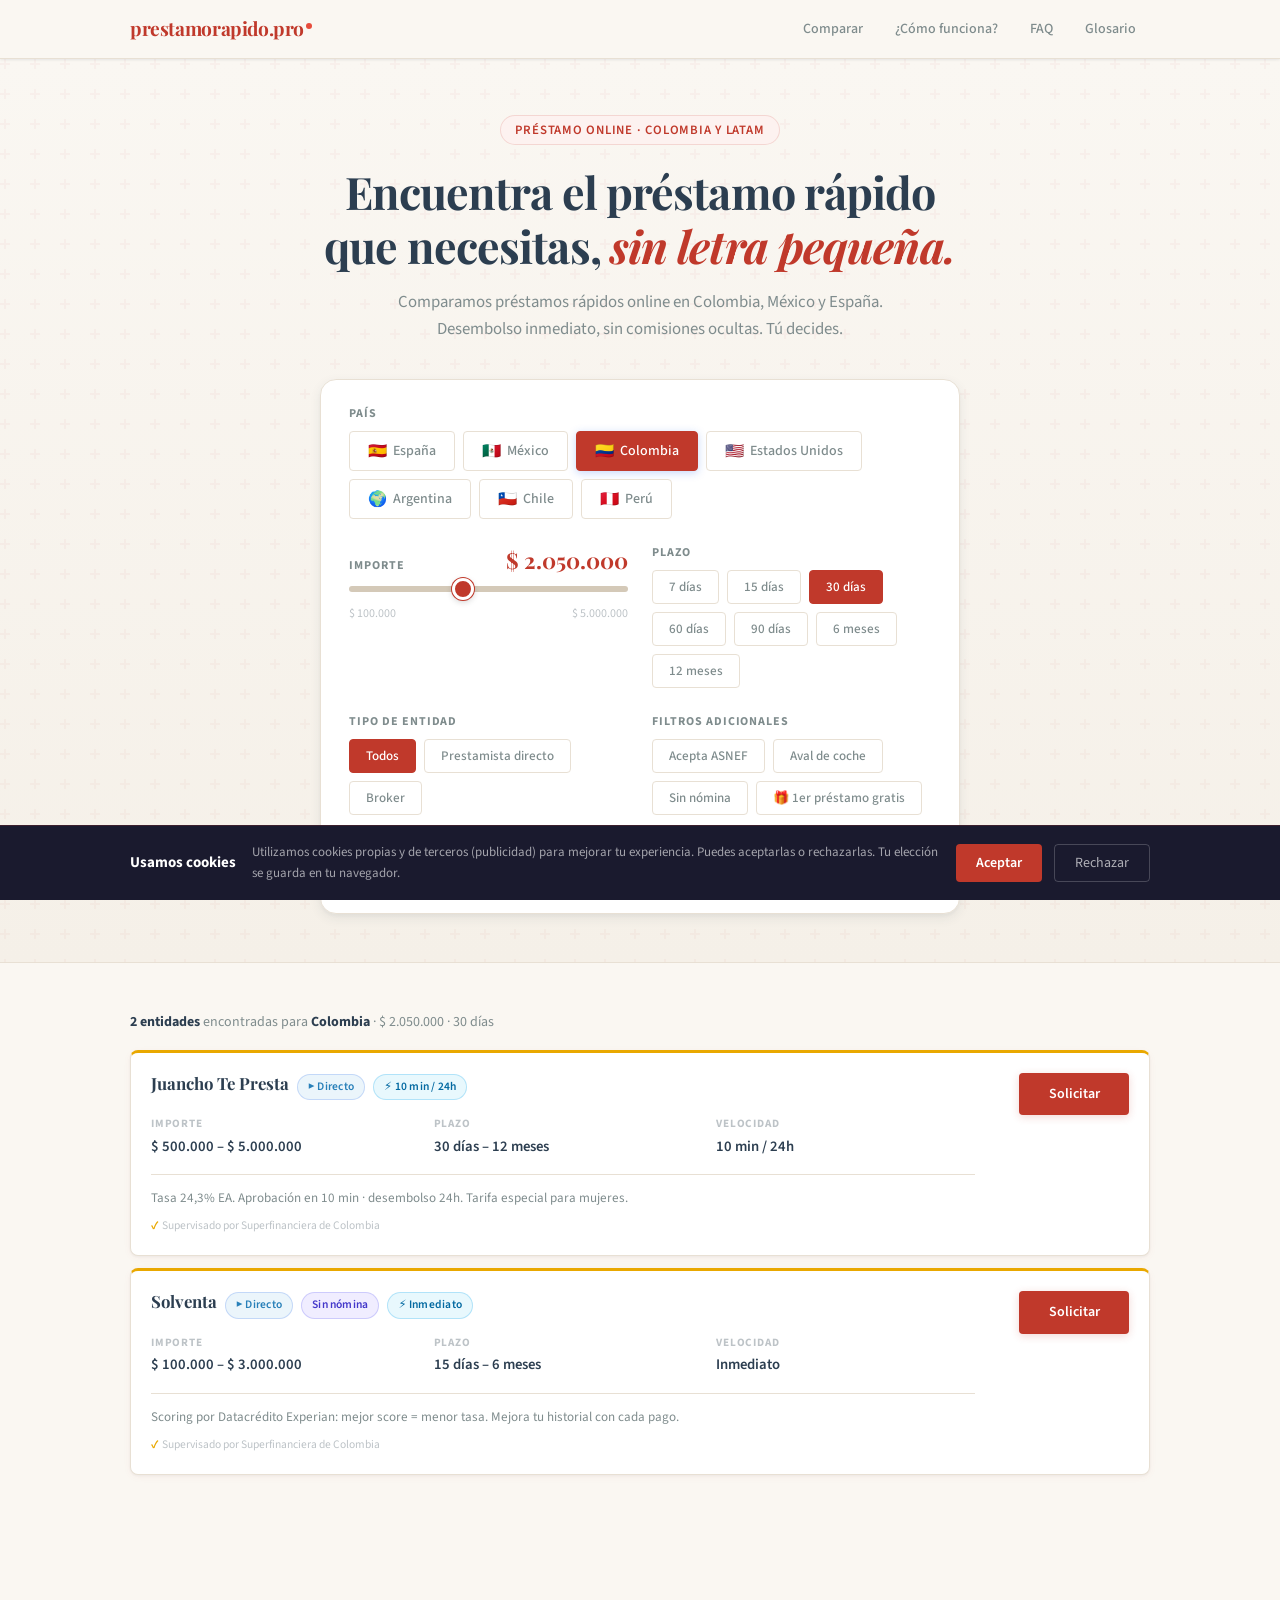
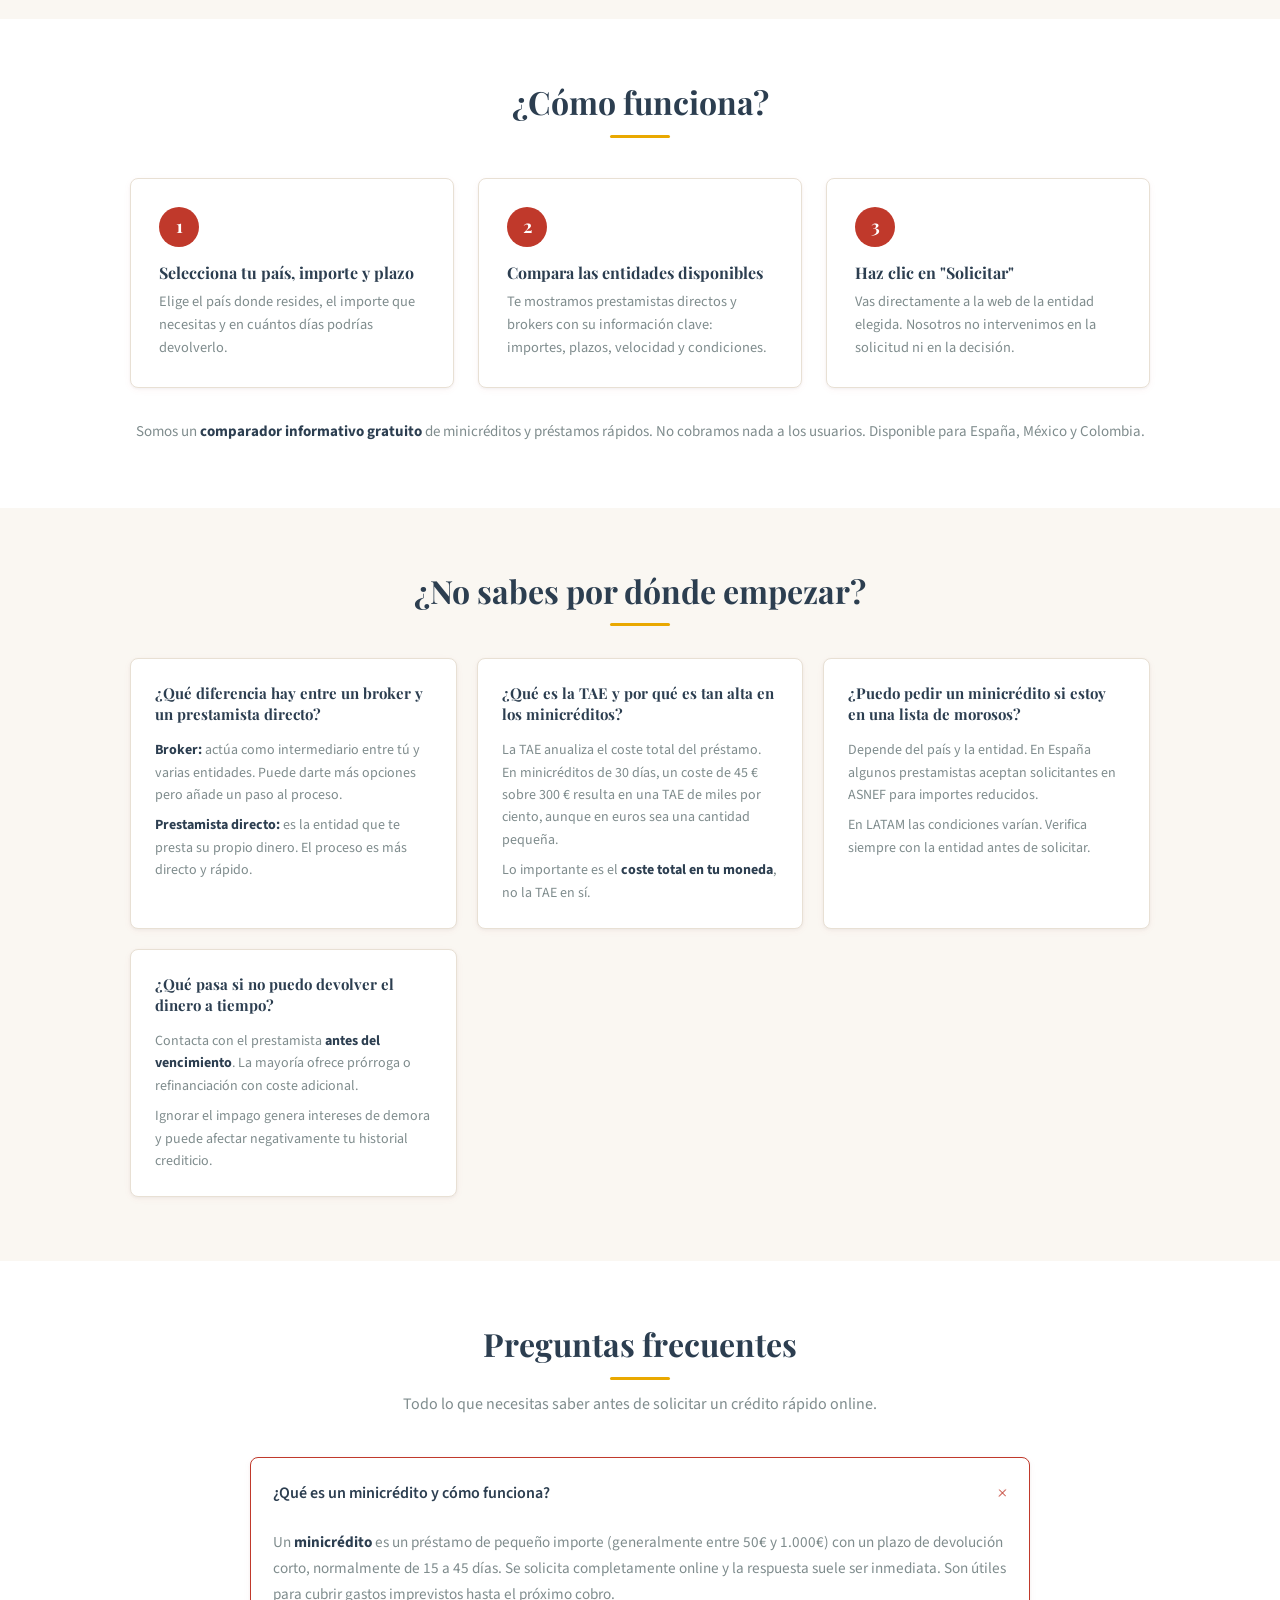
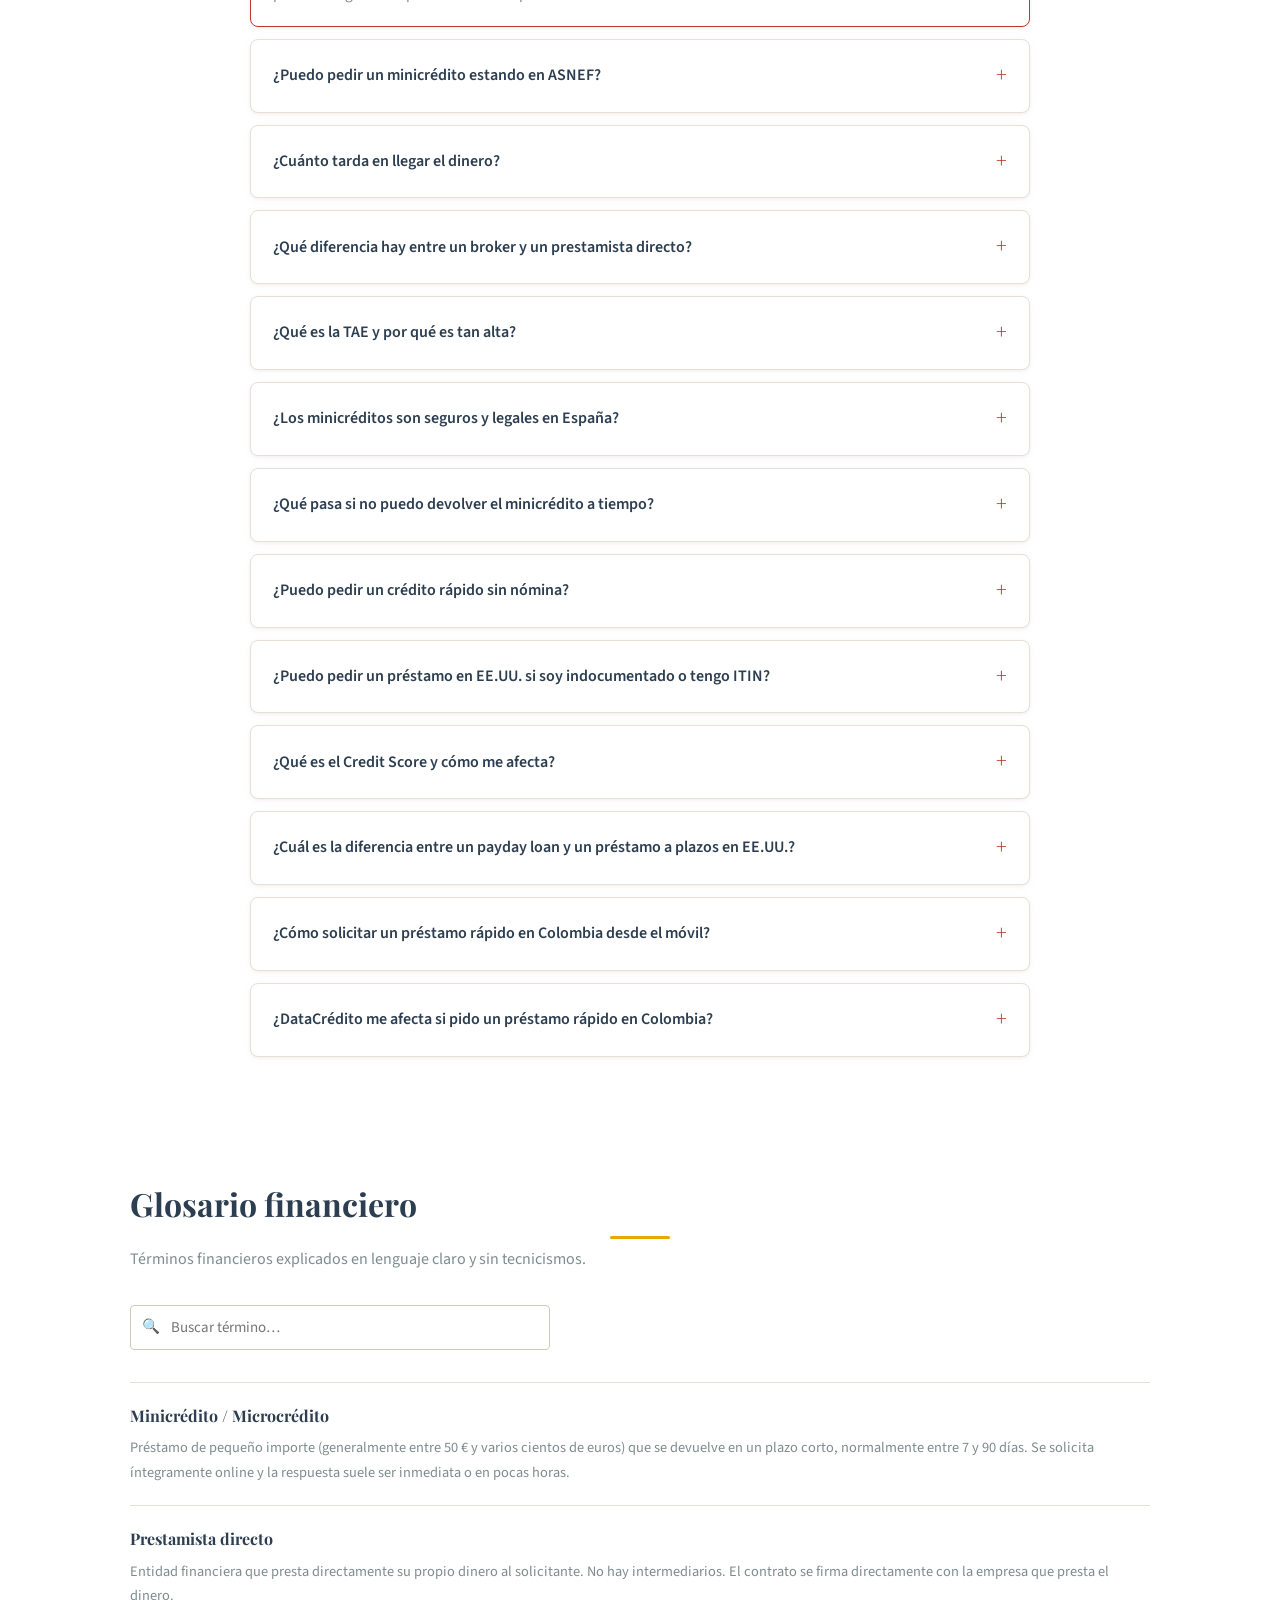
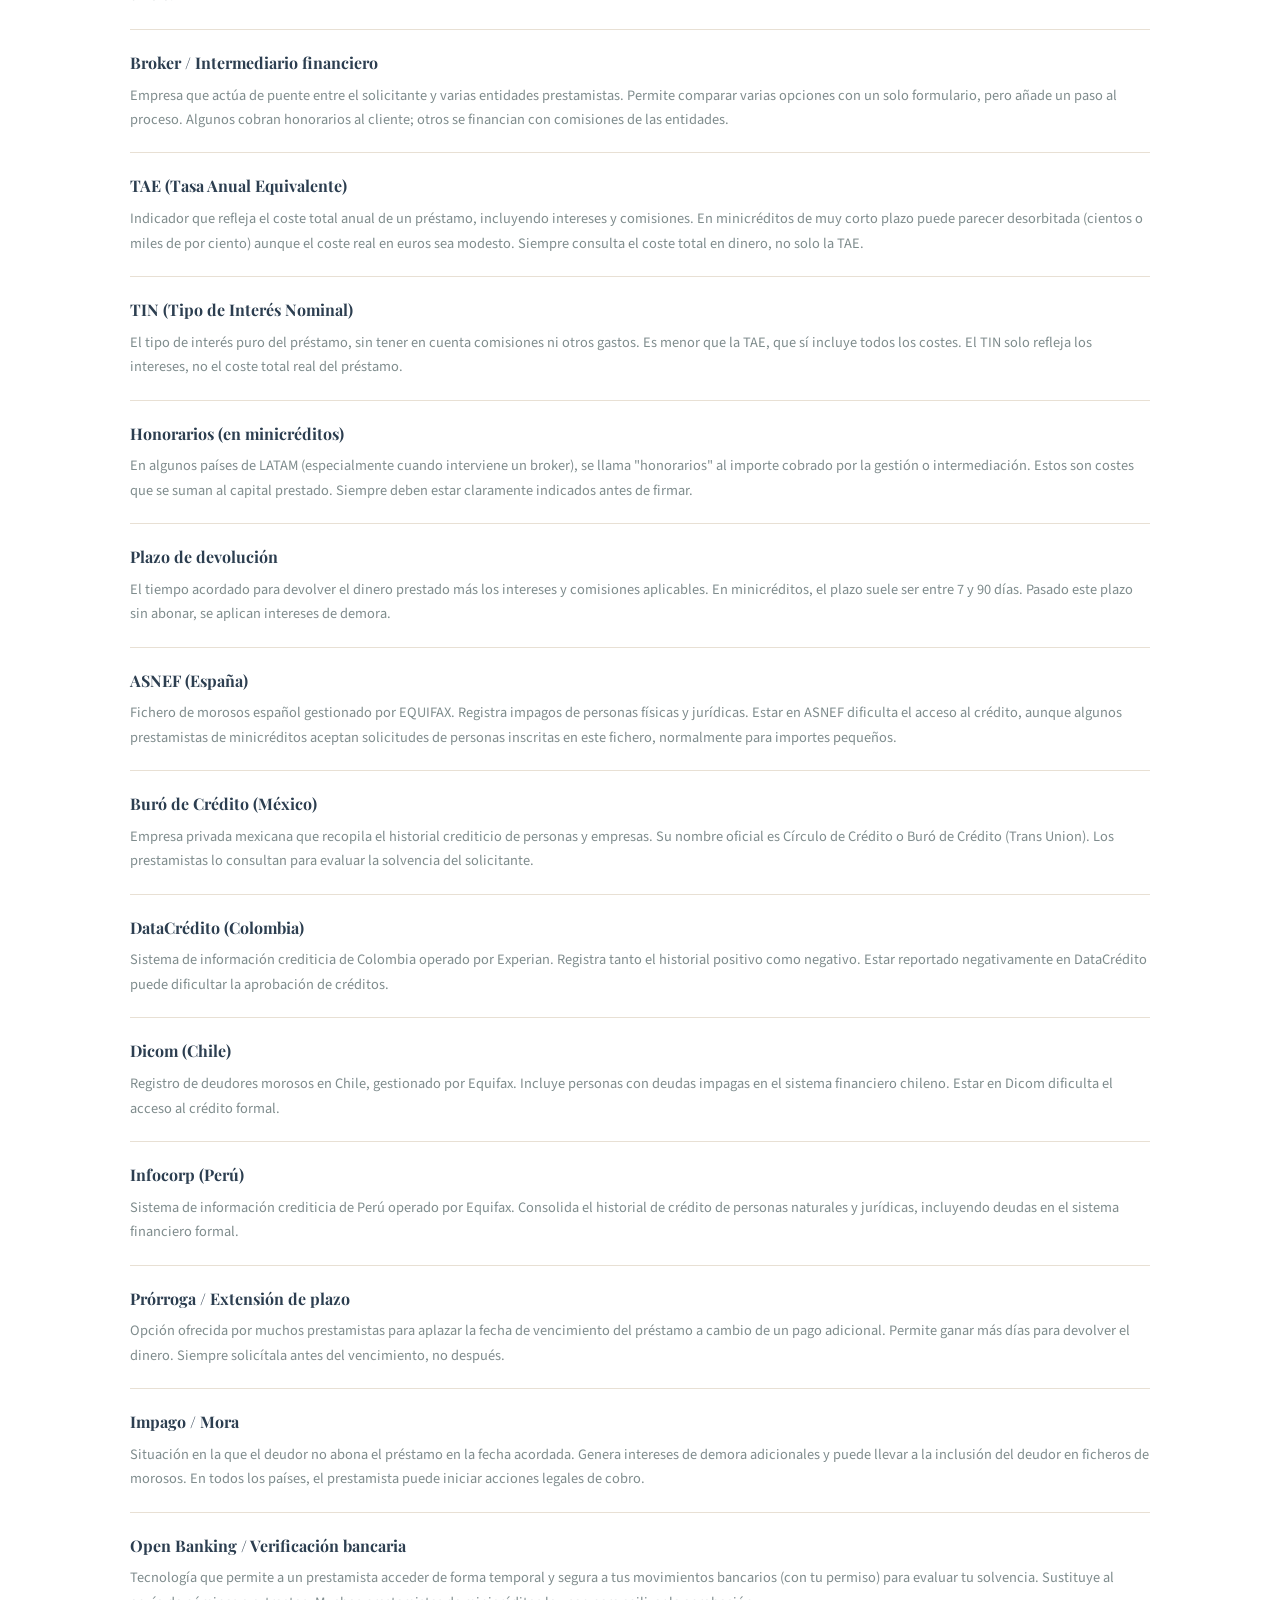
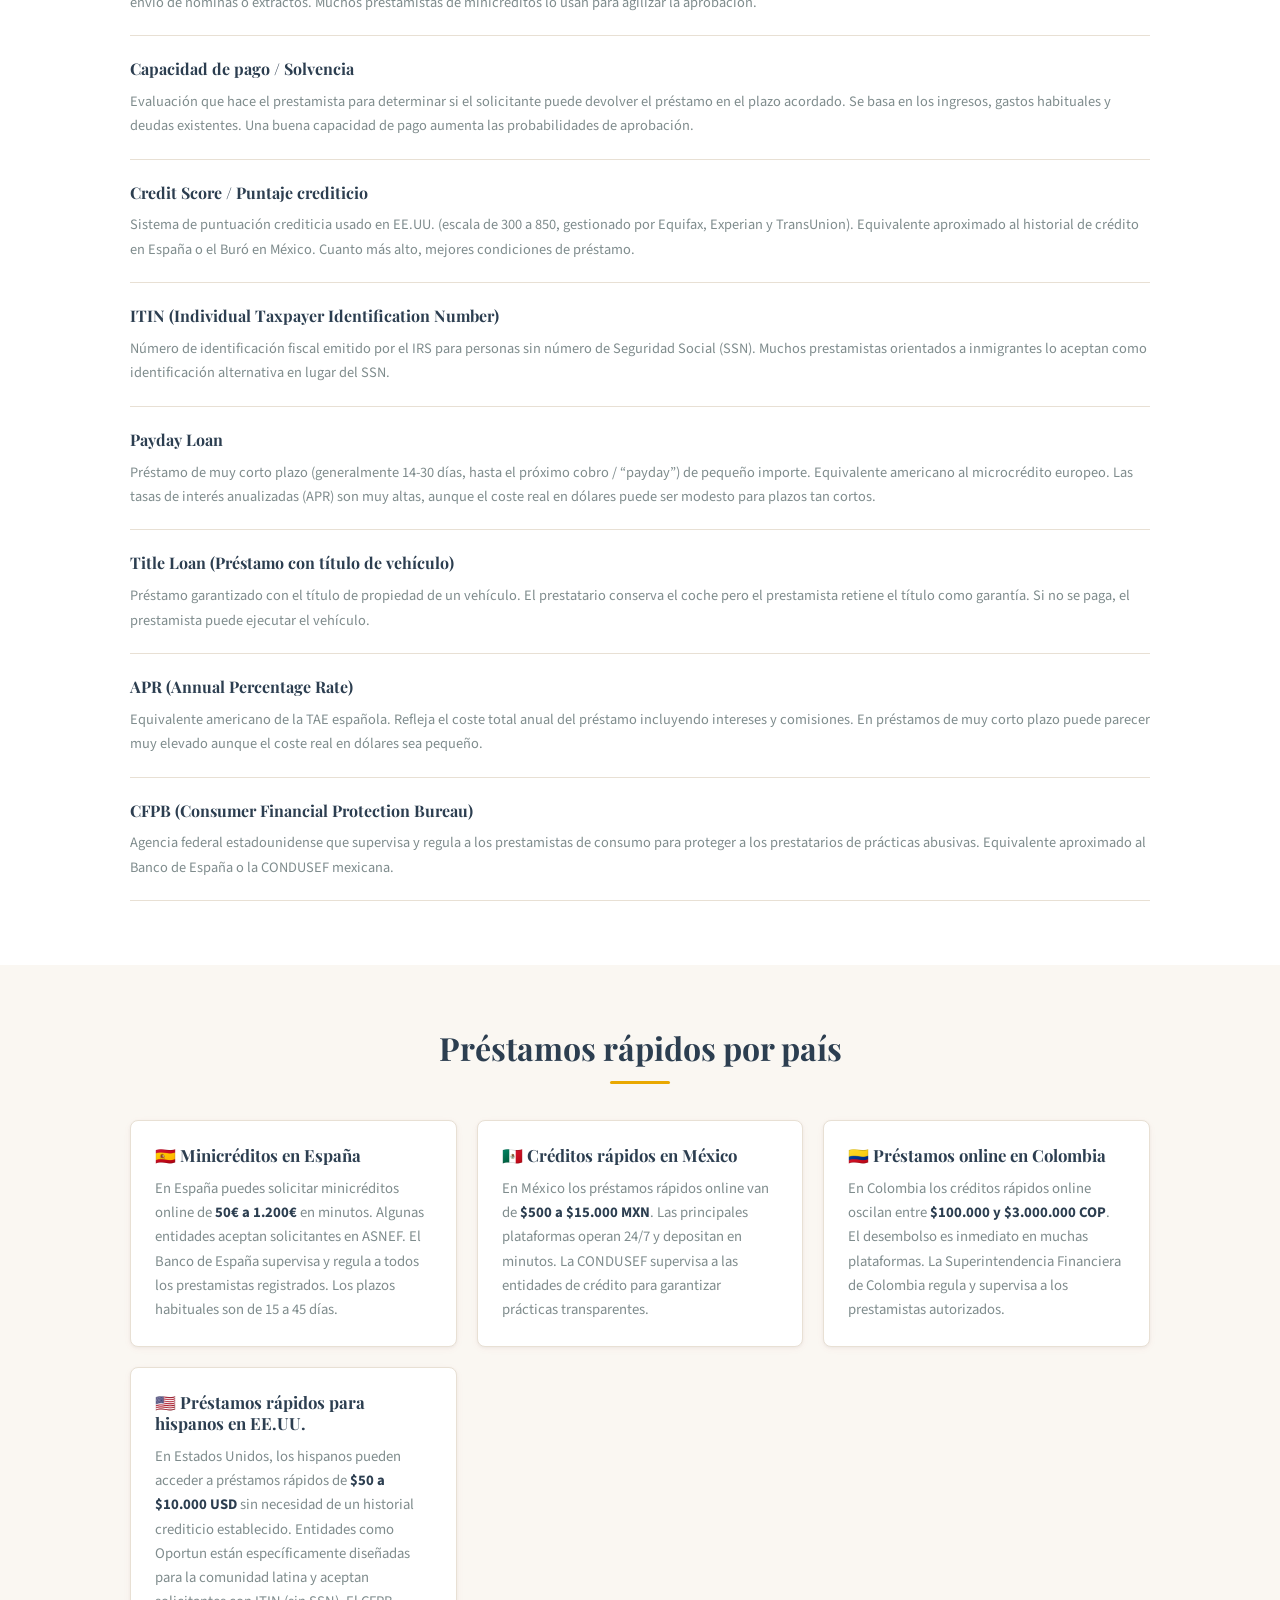
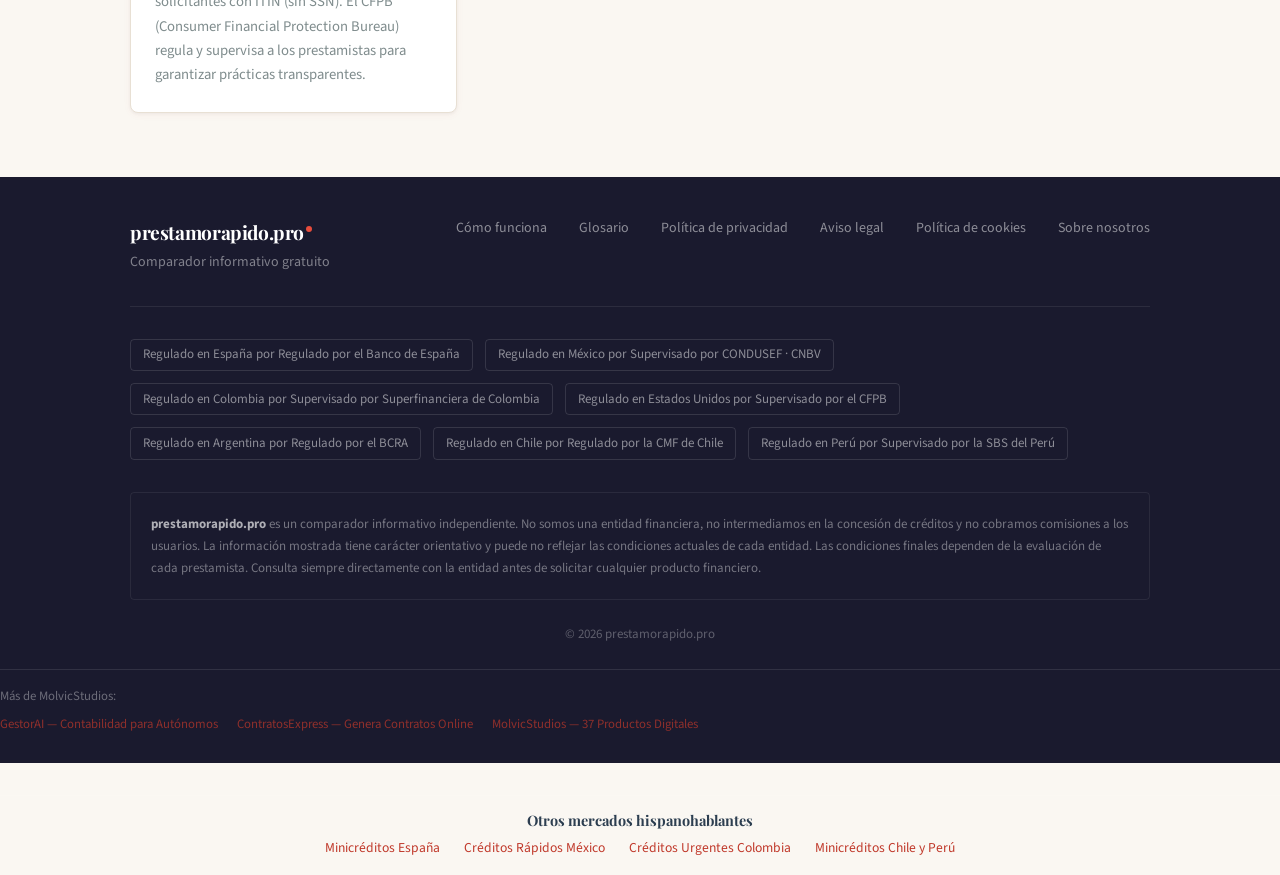
<file: index.html>
<!DOCTYPE html>
<html lang="es">
<head>
  <meta charset="UTF-8">
  <meta name="viewport" content="width=device-width, initial-scale=1.0">
  <title>Préstamo Rápido Online · Comparador Gratis Colombia y LATAM</title>
  <meta name="description" content="Compara préstamos rápidos online en Colombia, México y España. Prestamistas directos verificados. Sin letra pequeña. Tú decides.">
  <meta name="robots" content="index, follow">
  <link rel="canonical" href="https://prestamorapido.pro/">

  <!-- Open Graph -->
  <meta property="og:title" content="Préstamo Rápido Online · Comparador Gratis">
  <meta property="og:description" content="Compara minicréditos y préstamos rápidos en España, México y Colombia. Información clara sobre prestamistas directos y brokers. Sin letra pequeña.">
  <meta property="og:url" content="https://prestamorapido.pro/">
  <meta property="og:type" content="website">
  <!-- TODO: crear og-image.png 1200x630 -->
  <meta property="og:image" content="https://prestamorapido.pro/og-image.png">
  <meta property="og:image:width" content="1200">
  <meta property="og:image:height" content="630">
  <meta property="og:locale" content="es_ES">
  <meta property="og:site_name" content="prestamorapido.pro">

  <!-- Twitter Card -->
  <meta name="twitter:card" content="summary_large_image">
  <meta name="twitter:title" content="Préstamo Rápido · Comparador Gratis España y LATAM">
  <meta name="twitter:description" content="Compara préstamos rápidos en España, México y Colombia. Gratis, claro y sin letra pequeña.">
  <meta name="twitter:image" content="https://prestamorapido.pro/assets/og-image.png">

  <!-- Hreflang -->
  <link rel="alternate" hreflang="es-ES" href="https://prestamorapido.pro/?pais=es">
  <link rel="alternate" hreflang="es-MX" href="https://prestamorapido.pro/?pais=mx">
  <link rel="alternate" hreflang="es-CO" href="https://prestamorapido.pro/?pais=co">

  <!-- MyLead verification -->
  <meta name="mylead-verification" content="c48768fd7ff97997507ecca6ff5b908f">
  <!-- mylead-verification: c48768fd7ff97997507ecca6ff5b908f -->

  <!-- PWA -->
  <link rel="manifest" href="/manifest.json">
  <meta name="theme-color" content="#2563EB">

  <!-- Schema.org -->
  <!-- Fonts -->
  <link rel="preconnect" href="https://fonts.googleapis.com">
  <link rel="preconnect" href="https://fonts.gstatic.com" crossorigin>
  <link rel="preload" as="style" href="https://fonts.googleapis.com/css2?family=Playfair+Display:ital,wght@0,400;0,600;0,700;1,400&family=Source+Sans+3:wght@400;500;600&display=swap">
<link href="https://fonts.googleapis.com/css2?family=Playfair+Display:ital,wght@0,400;0,600;0,700;1,400&family=Source+Sans+3:wght@400;500;600&display=swap" rel="stylesheet" media="print" onload="this.media='all'">
<noscript><link href="https://fonts.googleapis.com/css2?family=Playfair+Display:ital,wght@0,400;0,600;0,700;1,400&family=Source+Sans+3:wght@400;500;600&display=swap" rel="stylesheet"></noscript>

  <link rel="stylesheet" href="assets/style.css">

  <!-- ===== SEO Meta Tags (auto-generated) ===== -->
  <meta name="keywords" content="préstamo rápido Argentina, préstamos sin Veraz, crédito urgente Argentina, dinero rápido Argentina">
</head>
<body>

  <!-- ═══════════════════════════════════
       HEADER / NAVBAR
  ═══════════════════════════════════ -->
  <header id="header">
    <nav class="nav-inner container">
      <a href="/" class="logo" aria-label="prestamorapido.pro — Inicio">
        <span class="logo-text">prestamorapido.pro</span>
      </a>
      <button class="nav-toggle" id="navToggle" aria-label="Abrir menú" aria-expanded="false" aria-controls="navLinks">
        <span></span><span></span><span></span>
      </button>
      <ul class="nav-links" id="navLinks" role="list">
        <li><a href="#results">Comparar</a></li>
        <li><a href="#how-it-works">¿Cómo funciona?</a></li>
        <li><a href="#faq">FAQ</a></li>
        <li><a href="#glossary">Glosario</a></li>
      </ul>
    </nav>
  </header>


</div>

  <!-- Social Bar (Adsterra) -->

  <main>

    <!-- ═══════════════════════════════════
         HERO — Buscador
    ═══════════════════════════════════ -->
    <section id="hero" aria-label="Buscador de minicréditos">
      <div class="hero-inner container">
        <p class="hero-label">Préstamo online · Colombia y LATAM</p>
        <h1>Encuentra el préstamo rápido que necesitas, <em>sin letra pequeña.</em></h1>
        <p class="hero-sub">Comparamos préstamos rápidos online en Colombia, México y España. Desembolso inmediato, sin comisiones ocultas. Tú decides.</p>

        <!-- Buscador -->
        <div class="search-box" role="search" aria-label="Filtros de búsqueda">

          <!-- Selector de país -->
          <div class="filter-group">
            <span class="filter-label">País</span>
            <div class="country-tabs" id="countryTabs" role="tablist" aria-label="Seleccionar país">
              <!-- Generado dinámicamente por app.js -->
            </div>
          </div>

          <!-- Slider de cantidad -->
          <div class="filter-group">
            <div class="amount-header">
              <span class="filter-label">Importe</span>
              <span class="amount-display" id="amountDisplay" aria-live="polite">—</span>
            </div>
            <input
              type="range"
              id="amountSlider"
              class="slider"
              min="0"
              max="100"
              value="50"
              aria-label="Seleccionar importe"
              aria-valuetext="Importe seleccionado"
            >
            <div class="slider-limits">
              <span id="sliderMin">—</span>
              <span id="sliderMax">—</span>
            </div>
          </div>

          <!-- Selector de plazo -->
          <div class="filter-group">
            <span class="filter-label">Plazo</span>
            <div class="plazo-buttons" id="plazoBtns" role="group" aria-label="Seleccionar plazo">
              <button class="plazo-btn" data-plazo="7" type="button">7 días</button>
              <button class="plazo-btn" data-plazo="15" type="button">15 días</button>
              <button class="plazo-btn active" data-plazo="30" type="button">30 días</button>
              <button class="plazo-btn" data-plazo="60" type="button">60 días</button>
              <button class="plazo-btn" data-plazo="90" type="button">90 días</button>
              <button class="plazo-btn" data-plazo="180" type="button">6 meses</button>
              <button class="plazo-btn" data-plazo="365" type="button">12 meses</button>
            </div>
          </div>

          <!-- Toggle tipo -->
          <div class="filter-group">
            <span class="filter-label">Tipo de entidad</span>
            <div class="tipo-buttons" id="tipoBtns" role="group" aria-label="Tipo de entidad">
              <button class="tipo-btn active" data-tipo="todos" type="button">Todos</button>
              <button class="tipo-btn" data-tipo="prestamista_directo" type="button">Prestamista directo</button>
              <button class="tipo-btn" data-tipo="broker" type="button">Broker</button>
            </div>
          </div>

          <!-- Filtros extra: ASNEF y Aval coche -->
          <div class="filter-group">
            <span class="filter-label">Filtros adicionales</span>
            <div class="extra-btns" id="extraBtns" role="group" aria-label="Filtros adicionales">
              <button class="extra-btn" data-filter="asnef" type="button" aria-pressed="false">Acepta ASNEF</button>
              <button class="extra-btn" data-filter="aval" type="button" aria-pressed="false">Aval de coche</button>
              <button class="extra-btn" data-filter="sin_nomina" type="button" aria-pressed="false" title="Filtrar entidades que no exigen nómina ni contrato fijo">Sin nómina</button>
              <button class="extra-btn" data-filter="primer_gratis" type="button" aria-pressed="false" title="Filtrar entidades con primer préstamo gratuito al 0%">🎁 1er préstamo gratis</button>
            </div>
          </div>

          <button class="btn-primary btn-search" id="btnSearch" type="button">Ver resultados</button>
        </div>
      </div>
    </section>

    <!-- ═══════════════════════════════════
         RESULTADOS
    ═══════════════════════════════════ -->
    <section id="results" aria-label="Resultados de la búsqueda">
      <div class="container">
        <p class="results-count" id="resultsCount" aria-live="polite" aria-atomic="true"></p>

        <div class="results-grid" id="resultsGrid" role="list" aria-label="Listado de entidades">
          <!-- Cards generadas dinámicamente -->
          <div class="results-loading" id="resultsLoading" aria-label="Cargando resultados">
            <div class="loading-spinner" aria-hidden="true"></div>
            <p>Cargando entidades…</p>
          </div>
        </div>
      </div>
    </section>

    <!-- MyLead Affiliate Banners -->
    <!-- Banner 1: PrestamosOnlineYa -->
    <div class="mylead-banner" style="margin:1.5rem auto;max-width:860px;padding:0 1rem;display:flex;justify-content:center;align-items:flex-start;flex-wrap:wrap;gap:1rem;overflow:hidden;">
      <script defer type="text/javascript" id="2e1womxfYNQHXlpzhxEb" src="https://low-prices.eu/js/script_2e1womxfYNQHXlpzhxEb.js"></script>
    </div>

    <!-- Banner 2: Solcredito -->
    <div class="mylead-banner" style="margin:1.5rem auto;max-width:860px;padding:0 1rem;display:flex;justify-content:center;align-items:flex-start;flex-wrap:wrap;gap:1rem;overflow:hidden;">
      <script defer type="text/javascript" id="aADLJjHN253uYz9NTl8e" src="https://low-prices.eu/js/script_aADLJjHN253uYz9NTl8e.js"></script>
    </div>

    <!-- Banner 3: B100 Tarjeta -->
    <div class="mylead-banner" style="margin:1.5rem auto;max-width:860px;padding:0 1rem;display:flex;justify-content:center;align-items:flex-start;flex-wrap:wrap;gap:1rem;overflow:hidden;">
      <script defer type="text/javascript" id="bDkOMpH3Q3rcZrAwTM1a" src="https://low-prices.eu/js/script_bDkOMpH3Q3rcZrAwTM1a.js"></script>
    </div>

    <!-- ═══════════════════════════════════
         CÓMO FUNCIONA
    ═══════════════════════════════════ -->
    <section id="how-it-works" aria-label="Cómo funciona el comparador">
      <div class="container">
        <h2>¿Cómo funciona?</h2>
        <div class="steps-grid">
          <div class="step">
            <div class="step-number" aria-hidden="true">1</div>
            <h3>Selecciona tu país, importe y plazo</h3>
            <p>Elige el país donde resides, el importe que necesitas y en cuántos días podrías devolverlo.</p>
          </div>
          <div class="step">
            <div class="step-number" aria-hidden="true">2</div>
            <h3>Compara las entidades disponibles</h3>
            <p>Te mostramos prestamistas directos y brokers con su información clave: importes, plazos, velocidad y condiciones.</p>
          </div>
          <div class="step">
            <div class="step-number" aria-hidden="true">3</div>
            <h3>Haz clic en "Solicitar"</h3>
            <p>Vas directamente a la web de la entidad elegida. Nosotros no intervenimos en la solicitud ni en la decisión.</p>
          </div>
        </div>
        <p class="how-note">Somos un <strong>comparador informativo gratuito</strong> de minicréditos y préstamos rápidos. No cobramos nada a los usuarios. Disponible para España, México y Colombia.</p>
      </div>
    </section>

    <!-- ═══════════════════════════════════
         SECCIÓN EDUCATIVA
    ═══════════════════════════════════ -->
    <section id="education" aria-label="Guía educativa sobre minicréditos">
      <div class="container">
        <h2>¿No sabes por dónde empezar?</h2>
        <div class="edu-grid">
          <article class="edu-card">
            <h3>¿Qué diferencia hay entre un broker y un prestamista directo?</h3>
            <p><strong>Broker:</strong> actúa como intermediario entre tú y varias entidades. Puede darte más opciones pero añade un paso al proceso.</p>
            <p><strong>Prestamista directo:</strong> es la entidad que te presta su propio dinero. El proceso es más directo y rápido.</p>
          </article>
          <article class="edu-card">
            <h3>¿Qué es la TAE y por qué es tan alta en los minicréditos?</h3>
            <p>La TAE anualiza el coste total del préstamo. En minicréditos de 30 días, un coste de 45 € sobre 300 € resulta en una TAE de miles por ciento, aunque en euros sea una cantidad pequeña.</p>
            <p>Lo importante es el <strong>coste total en tu moneda</strong>, no la TAE en sí.</p>
          </article>
          <article class="edu-card">
            <h3>¿Puedo pedir un minicrédito si estoy en una lista de morosos?</h3>
            <p>Depende del país y la entidad. En España algunos prestamistas aceptan solicitantes en ASNEF para importes reducidos.</p>
            <p>En LATAM las condiciones varían. Verifica siempre con la entidad antes de solicitar.</p>
          </article>
          <article class="edu-card">
            <h3>¿Qué pasa si no puedo devolver el dinero a tiempo?</h3>
            <p>Contacta con el prestamista <strong>antes del vencimiento</strong>. La mayoría ofrece prórroga o refinanciación con coste adicional.</p>
            <p>Ignorar el impago genera intereses de demora y puede afectar negativamente tu historial crediticio.</p>
          </article>
        </div>
      </div>
    </section>


    <!-- ═══════════════════════════════════
         FAQ — Preguntas frecuentes
    ═══════════════════════════════════ -->
    <section id="faq" aria-label="Preguntas frecuentes sobre minicréditos">
      <div class="container">
        <h2>Preguntas frecuentes</h2>
        <p class="faq-intro">Todo lo que necesitas saber antes de solicitar un crédito rápido online.</p>

        <div class="faq-list">

          <details class="faq-item" open>
            <summary class="faq-question">¿Qué es un minicrédito y cómo funciona?</summary>
            <div class="faq-answer">
              <p>Un <strong>minicrédito</strong> es un préstamo de pequeño importe (generalmente entre 50€ y 1.000€) con un plazo de devolución corto, normalmente de 15 a 45 días. Se solicita completamente online y la respuesta suele ser inmediata. Son útiles para cubrir gastos imprevistos hasta el próximo cobro.</p>
            </div>
          </details>

          <details class="faq-item">
            <summary class="faq-question">¿Puedo pedir un minicrédito estando en ASNEF?</summary>
            <div class="faq-answer">
              <p>En España, algunos <strong>prestamistas directos aceptan solicitudes con ASNEF</strong>, especialmente para importes reducidos. En México y Colombia los ficheros de morosos funcionan de forma diferente. Las condiciones varían según la entidad, por eso es importante comparar antes de solicitar.</p>
            </div>
          </details>

          <details class="faq-item">
            <summary class="faq-question">¿Cuánto tarda en llegar el dinero?</summary>
            <div class="faq-answer">
              <p>La mayoría de prestamistas online resuelven la solicitud en <strong>menos de 15 minutos</strong>. Si tu banco admite transferencias inmediatas, el dinero puede estar en tu cuenta en menos de una hora. Algunos operan 24 horas al día, incluidos fines de semana.</p>
            </div>
          </details>

          <details class="faq-item">
            <summary class="faq-question">¿Qué diferencia hay entre un broker y un prestamista directo?</summary>
            <div class="faq-answer">
              <p>Un <strong>prestamista directo</strong> es la entidad que te presta su propio dinero — el proceso es más directo y rápido. Un <strong>broker</strong> actúa como intermediario y puede enviarte a varias entidades a la vez, lo que puede aumentar tus probabilidades de aprobación pero añade un paso al proceso.</p>
            </div>
          </details>

          <details class="faq-item">
            <summary class="faq-question">¿Qué es la TAE y por qué es tan alta?</summary>
            <div class="faq-answer">
              <p>La <strong>TAE</strong> (Tasa Anual Equivalente) anualiza el coste total del préstamo. En minicréditos de 30 días, un coste de 45€ sobre 300€ resulta en una TAE de miles por ciento, aunque en dinero sea una cantidad pequeña. Lo que realmente importa es el <strong>coste total en euros</strong>, no la TAE.</p>
            </div>
          </details>

          <details class="faq-item">
            <summary class="faq-question">¿Los minicréditos son seguros y legales en España?</summary>
            <div class="faq-answer">
              <p>Sí. En España los minicréditos están regulados. Los prestamistas deben estar inscritos en el <strong>Registro Oficial del Banco de España</strong>. En México, la CONDUSEF supervisa a las entidades de crédito. En Colombia, la Superintendencia Financiera. Verifica siempre que la entidad esté registrada antes de solicitar.</p>
            </div>
          </details>

          <details class="faq-item">
            <summary class="faq-question">¿Qué pasa si no puedo devolver el minicrédito a tiempo?</summary>
            <div class="faq-answer">
              <p>Contacta con el prestamista <strong>antes del vencimiento</strong>. La mayoría ofrecen prórroga o refinanciación con un coste adicional. Ignorar el impago genera intereses de demora y puede afectar negativamente tu historial crediticio e incluirte en ficheros de morosos.</p>
            </div>
          </details>

          <details class="faq-item">
            <summary class="faq-question">¿Puedo pedir un crédito rápido sin nómina?</summary>
            <div class="faq-answer">
              <p>Algunos prestamistas aceptan solicitudes de <strong>autónomos, desempleados o personas sin nómina fija</strong> si pueden demostrar otros ingresos regulares (pensiones, alquileres, freelance). Cada entidad tiene sus propios criterios. Consulta las condiciones antes de solicitar.</p>
            </div>
          </details>

          <details class="faq-item">
            <summary class="faq-question">¿Puedo pedir un préstamo en EE.UU. si soy indocumentado o tengo ITIN?</summary>
            <div class="faq-answer">
              <p>Sí, algunos prestamistas como <strong>Oportun</strong> aceptan el ITIN como identificación alternativa al número de Seguridad Social (SSN). No todos los estados permiten esta práctica, por lo que es importante verificar la disponibilidad en tu estado antes de solicitar. No necesitas historial crediticio previo en EE.UU.</p>
            </div>
          </details>

          <details class="faq-item">
            <summary class="faq-question">¿Qué es el Credit Score y cómo me afecta?</summary>
            <div class="faq-answer">
              <p>El <strong>Credit Score</strong> es una puntuación del 300 al 850 que evalúa tu historial crediticio en EE.UU. Si eres nuevo en el país, probablemente no tengas uno todavía. Algunos prestamistas especializados en la comunidad hispana, como Oportun, no lo requieren. Usar estos préstamos responsablemente puede ayudarte a construir tu historial.</p>
            </div>
          </details>

          <details class="faq-item">
            <summary class="faq-question">¿Cuál es la diferencia entre un payday loan y un préstamo a plazos en EE.UU.?</summary>
            <div class="faq-answer">
              <p>Un <strong>payday loan</strong> se devuelve en un solo pago en tu próximo día de cobro (generalmente 14-30 días). Un <strong>préstamo a plazos</strong> (installment loan) se devuelve en cuotas mensuales durante varios meses. Los préstamos a plazos suelen ser más manejables y algunos ayudan a construir historial crediticio.</p>
            </div>
          </details>

          <details class="faq-item">
            <summary class="faq-question">¿Cómo solicitar un préstamo rápido en Colombia desde el móvil?</summary>
            <div class="faq-answer">
              <p>La mayoría de plataformas colombianas tienen app o web optimizada para móvil. Solo necesitas cédula de ciudadanía y cuenta bancaria activa. El proceso completo tarda menos de 10 minutos y el desembolso puede ser inmediato por PSE o Nequi.</p>
            </div>
          </details>

          <details class="faq-item">
            <summary class="faq-question">¿DataCrédito me afecta si pido un préstamo rápido en Colombia?</summary>
            <div class="faq-answer">
              <p>Depende del prestamista. Algunas fintech colombianas no consultan DataCrédito o tienen criterios más flexibles para reportes negativos recientes. Verifica las condiciones de cada entidad antes de solicitar.</p>
            </div>
          </details>

        </div>
      </div>
    </section>

    <!-- ═══════════════════════════════════
         GLOSARIO
    ═══════════════════════════════════ -->
    <section id="glossary" aria-label="Glosario financiero">
      <div class="container">
        <h2>Glosario financiero</h2>
        <p class="glossary-intro">Términos financieros explicados en lenguaje claro y sin tecnicismos.</p>

        <div class="glossary-search-wrapper">
          <label for="glossarySearch" class="visually-hidden">Buscar término en el glosario</label>
          <input
            type="search"
            id="glossarySearch"
            class="glossary-search"
            placeholder="Buscar término…"
            aria-label="Filtrar términos del glosario"
            autocomplete="off"
          >
        </div>

        <dl class="glossary-list" id="glossaryList">

          <div class="glossary-item" data-term="minicrédito microcrédito">
            <dt>Minicrédito / Microcrédito</dt>
            <dd>Préstamo de pequeño importe (generalmente entre 50 € y varios cientos de euros) que se devuelve en un plazo corto, normalmente entre 7 y 90 días. Se solicita íntegramente online y la respuesta suele ser inmediata o en pocas horas.</dd>
          </div>

          <div class="glossary-item" data-term="prestamista directo">
            <dt>Prestamista directo</dt>
            <dd>Entidad financiera que presta directamente su propio dinero al solicitante. No hay intermediarios. El contrato se firma directamente con la empresa que presta el dinero.</dd>
          </div>

          <div class="glossary-item" data-term="broker intermediario financiero">
            <dt>Broker / Intermediario financiero</dt>
            <dd>Empresa que actúa de puente entre el solicitante y varias entidades prestamistas. Permite comparar varias opciones con un solo formulario, pero añade un paso al proceso. Algunos cobran honorarios al cliente; otros se financian con comisiones de las entidades.</dd>
          </div>

          <div class="glossary-item" data-term="TAE tasa anual equivalente">
            <dt>TAE (Tasa Anual Equivalente)</dt>
            <dd>Indicador que refleja el coste total anual de un préstamo, incluyendo intereses y comisiones. En minicréditos de muy corto plazo puede parecer desorbitada (cientos o miles de por ciento) aunque el coste real en euros sea modesto. Siempre consulta el coste total en dinero, no solo la TAE.</dd>
          </div>

          <div class="glossary-item" data-term="TIN tipo interés nominal">
            <dt>TIN (Tipo de Interés Nominal)</dt>
            <dd>El tipo de interés puro del préstamo, sin tener en cuenta comisiones ni otros gastos. Es menor que la TAE, que sí incluye todos los costes. El TIN solo refleja los intereses, no el coste total real del préstamo.</dd>
          </div>

          <div class="glossary-item" data-term="honorarios minicréditos">
            <dt>Honorarios (en minicréditos)</dt>
            <dd>En algunos países de LATAM (especialmente cuando interviene un broker), se llama "honorarios" al importe cobrado por la gestión o intermediación. Estos son costes que se suman al capital prestado. Siempre deben estar claramente indicados antes de firmar.</dd>
          </div>

          <div class="glossary-item" data-term="plazo devolución">
            <dt>Plazo de devolución</dt>
            <dd>El tiempo acordado para devolver el dinero prestado más los intereses y comisiones aplicables. En minicréditos, el plazo suele ser entre 7 y 90 días. Pasado este plazo sin abonar, se aplican intereses de demora.</dd>
          </div>

          <div class="glossary-item" data-term="ASNEF fichero morosos España">
            <dt>ASNEF (España)</dt>
            <dd>Fichero de morosos español gestionado por EQUIFAX. Registra impagos de personas físicas y jurídicas. Estar en ASNEF dificulta el acceso al crédito, aunque algunos prestamistas de minicréditos aceptan solicitudes de personas inscritas en este fichero, normalmente para importes pequeños.</dd>
          </div>

          <div class="glossary-item" data-term="buró de crédito México historial crediticio">
            <dt>Buró de Crédito (México)</dt>
            <dd>Empresa privada mexicana que recopila el historial crediticio de personas y empresas. Su nombre oficial es Círculo de Crédito o Buró de Crédito (Trans Union). Los prestamistas lo consultan para evaluar la solvencia del solicitante.</dd>
          </div>

          <div class="glossary-item" data-term="datacredito Colombia historial crediticio">
            <dt>DataCrédito (Colombia)</dt>
            <dd>Sistema de información crediticia de Colombia operado por Experian. Registra tanto el historial positivo como negativo. Estar reportado negativamente en DataCrédito puede dificultar la aprobación de créditos.</dd>
          </div>

          <div class="glossary-item" data-term="DICOM Chile registro deudores">
            <dt>Dicom (Chile)</dt>
            <dd>Registro de deudores morosos en Chile, gestionado por Equifax. Incluye personas con deudas impagas en el sistema financiero chileno. Estar en Dicom dificulta el acceso al crédito formal.</dd>
          </div>

          <div class="glossary-item" data-term="Infocorp Perú historial crediticio">
            <dt>Infocorp (Perú)</dt>
            <dd>Sistema de información crediticia de Perú operado por Equifax. Consolida el historial de crédito de personas naturales y jurídicas, incluyendo deudas en el sistema financiero formal.</dd>
          </div>

          <div class="glossary-item" data-term="prórroga extensión plazo minicrédito">
            <dt>Prórroga / Extensión de plazo</dt>
            <dd>Opción ofrecida por muchos prestamistas para aplazar la fecha de vencimiento del préstamo a cambio de un pago adicional. Permite ganar más días para devolver el dinero. Siempre solicítala antes del vencimiento, no después.</dd>
          </div>

          <div class="glossary-item" data-term="impago mora deuda vencida">
            <dt>Impago / Mora</dt>
            <dd>Situación en la que el deudor no abona el préstamo en la fecha acordada. Genera intereses de demora adicionales y puede llevar a la inclusión del deudor en ficheros de morosos. En todos los países, el prestamista puede iniciar acciones legales de cobro.</dd>
          </div>

          <div class="glossary-item" data-term="open banking verificación bancaria digital">
            <dt>Open Banking / Verificación bancaria</dt>
            <dd>Tecnología que permite a un prestamista acceder de forma temporal y segura a tus movimientos bancarios (con tu permiso) para evaluar tu solvencia. Sustituye al envío de nóminas o extractos. Muchos prestamistas de minicréditos lo usan para agilizar la aprobación.</dd>
          </div>

          <div class="glossary-item" data-term="capacidad de pago solvencia financiera">
            <dt>Capacidad de pago / Solvencia</dt>
            <dd>Evaluación que hace el prestamista para determinar si el solicitante puede devolver el préstamo en el plazo acordado. Se basa en los ingresos, gastos habituales y deudas existentes. Una buena capacidad de pago aumenta las probabilidades de aprobación.</dd>
          </div>

          <div class="glossary-item" data-term="credit score puntaje crediticio EE.UU. Estados Unidos">
            <dt>Credit Score / Puntaje crediticio</dt>
            <dd>Sistema de puntuación crediticia usado en EE.UU. (escala de 300 a 850, gestionado por Equifax, Experian y TransUnion). Equivalente aproximado al historial de crédito en España o el Buró en México. Cuanto más alto, mejores condiciones de préstamo.</dd>
          </div>

          <div class="glossary-item" data-term="ITIN individual taxpayer identification number inmigrante sin SSN">
            <dt>ITIN (Individual Taxpayer Identification Number)</dt>
            <dd>Número de identificación fiscal emitido por el IRS para personas sin número de Seguridad Social (SSN). Muchos prestamistas orientados a inmigrantes lo aceptan como identificación alternativa en lugar del SSN.</dd>
          </div>

          <div class="glossary-item" data-term="payday loan minicrédito americano corto plazo">
            <dt>Payday Loan</dt>
            <dd>Préstamo de muy corto plazo (generalmente 14-30 días, hasta el próximo cobro / “payday”) de pequeño importe. Equivalente americano al microcrédito europeo. Las tasas de interés anualizadas (APR) son muy altas, aunque el coste real en dólares puede ser modesto para plazos tan cortos.</dd>
          </div>

          <div class="glossary-item" data-term="title loan préstamo título vehículo aval coche EE.UU.">
            <dt>Title Loan (Préstamo con título de vehículo)</dt>
            <dd>Préstamo garantizado con el título de propiedad de un vehículo. El prestatario conserva el coche pero el prestamista retiene el título como garantía. Si no se paga, el prestamista puede ejecutar el vehículo.</dd>
          </div>

          <div class="glossary-item" data-term="APR annual percentage rate TAE americana tasa anual">
            <dt>APR (Annual Percentage Rate)</dt>
            <dd>Equivalente americano de la TAE española. Refleja el coste total anual del préstamo incluyendo intereses y comisiones. En préstamos de muy corto plazo puede parecer muy elevado aunque el coste real en dólares sea pequeño.</dd>
          </div>

          <div class="glossary-item" data-term="CFPB Consumer Financial Protection Bureau regulador EE.UU.">
            <dt>CFPB (Consumer Financial Protection Bureau)</dt>
            <dd>Agencia federal estadounidense que supervisa y regula a los prestamistas de consumo para proteger a los prestatarios de prácticas abusivas. Equivalente aproximado al Banco de España o la CONDUSEF mexicana.</dd>
          </div>

        </dl>

        <p class="glossary-empty" id="glossaryEmpty" hidden>No se encontraron términos para "<span id="glossaryQuery"></span>".</p>
      </div>
    </section>

    <!-- ═══════════════════════════════════
         PAÍSES — Contenido indexable LATAM
    ═══════════════════════════════════ -->
    <section id="paises" aria-label="Minicréditos por país">
      <div class="container">
        <h2>Préstamos rápidos por país</h2>
        <div class="paises-grid">

          <article class="pais-card">
            <h3>🇪🇸 Minicréditos en España</h3>
            <p>En España puedes solicitar minicréditos online de <strong>50€ a 1.200€</strong> en minutos. Algunas entidades aceptan solicitantes en ASNEF. El Banco de España supervisa y regula a todos los prestamistas registrados. Los plazos habituales son de 15 a 45 días.</p>
          </article>

          <article class="pais-card">
            <h3>🇲🇽 Créditos rápidos en México</h3>
            <p>En México los préstamos rápidos online van de <strong>$500 a $15.000 MXN</strong>. Las principales plataformas operan 24/7 y depositan en minutos. La CONDUSEF supervisa a las entidades de crédito para garantizar prácticas transparentes.</p>
          </article>

          <article class="pais-card">
            <h3>🇨🇴 Préstamos online en Colombia</h3>
            <p>En Colombia los créditos rápidos online oscilan entre <strong>$100.000 y $3.000.000 COP</strong>. El desembolso es inmediato en muchas plataformas. La Superintendencia Financiera de Colombia regula y supervisa a los prestamistas autorizados.</p>
          </article>

          <article class="pais-card">
            <h3>🇺🇸 Préstamos rápidos para hispanos en EE.UU.</h3>
            <p>
              En Estados Unidos, los hispanos pueden acceder a préstamos rápidos de <strong>$50 a $10.000 USD</strong>
              sin necesidad de un historial crediticio establecido. Entidades como Oportun están específicamente
              diseñadas para la comunidad latina y aceptan solicitantes con ITIN (sin SSN).
              El CFPB (Consumer Financial Protection Bureau) regula y supervisa a los prestamistas para
              garantizar prácticas transparentes.
            </p>
          </article>

        </div>
      </div>
    </section>

  </main>

  <!-- ═══════════════════════════════════
       FOOTER
  ═══════════════════════════════════ -->
  <footer id="footer" role="contentinfo">
    <div class="container">
      <div class="footer-top">
        <div class="footer-brand">
          <span class="logo-text">prestamorapido.pro</span>
          <p class="footer-tagline">Comparador informativo gratuito</p>
        </div>
        <nav class="footer-nav" aria-label="Navegación del pie de página">
          <ul role="list">
            <li><a href="#how-it-works">Cómo funciona</a></li>
            <li><a href="#glossary">Glosario</a></li>
            <li><a href="/privacidad.html">Política de privacidad</a></li>
            <li><a href="/aviso-legal.html">Aviso legal</a></li>
            <li><a href="/cookies.html">Política de cookies</a></li>
            <li><a href="/about.html">Sobre nosotros</a></li>
          </ul>
        </nav>
      </div>

      <!-- Reguladores por país -->
      <div class="footer-regulators" id="footerRegulators" aria-label="Organismos reguladores">
        <!-- Generado dinámicamente por app.js -->
      </div>

      <!-- Aviso legal completo -->
      <aside class="footer-disclaimer" role="note" aria-label="Aviso legal">
        <p><strong>prestamorapido.pro</strong> es un comparador informativo independiente. No somos una entidad financiera, no intermediamos en la concesión de créditos y no cobramos comisiones a los usuarios. La información mostrada tiene carácter orientativo y puede no reflejar las condiciones actuales de cada entidad. Las condiciones finales dependen de la evaluación de cada prestamista. Consulta siempre directamente con la entidad antes de solicitar cualquier producto financiero.</p>
      </aside>

      <p class="footer-copy">© 2026 prestamorapido.pro</p>
    </div>
    <section class="footer-ecosystem" style="margin-top:1.5rem;padding-top:1rem;border-top:1px solid rgba(255,255,255,0.1)">
      <p style="font-size:.8rem;opacity:.6;margin-bottom:.5rem">Más de MolvicStudios:</p>
      <p style="font-size:.8rem">
        <a href="https://gestorai.pro/" rel="noopener" target="_blank" style="margin-right:1rem;opacity:.7">GestorAI — Contabilidad para Autónomos</a>
        <a href="https://contratosexpress.pro/" rel="noopener" target="_blank" style="margin-right:1rem;opacity:.7">ContratosExpress — Genera Contratos Online</a>
        <a href="https://molvicstudios.pro/" rel="noopener" target="_blank" style="margin-right:1rem;opacity:.7">MolvicStudios — 37 Productos Digitales</a>
      </p>
    </section>
  </footer>

  <!-- ═══════════════════════════════════
       COOKIE BANNER
  ═══════════════════════════════════ -->
  <div id="cookieBanner" class="cookie-banner" role="dialog" aria-labelledby="cookieTitle" aria-describedby="cookieDesc" hidden>
    <div class="cookie-inner">
      <p id="cookieTitle" class="cookie-title"><strong>Usamos cookies</strong></p>
      <p id="cookieDesc" class="cookie-text">Utilizamos cookies propias y de terceros (publicidad) para mejorar tu experiencia. Puedes aceptarlas o rechazarlas. Tu elección se guarda en tu navegador.</p>
      <div class="cookie-actions">
        <button class="btn-cookie-accept" id="cookieAccept" type="button">Aceptar</button>
        <button class="btn-cookie-reject" id="cookieReject" type="button">Rechazar</button>
      </div>
    </div>
  </div>

  <script src="assets/analytics.js" defer></script>
  <script src="assets/app.js"></script>
<script defer type='text/javascript' src='https://storage.ko-fi.com/cdn/widget/Widget_2.js'></script><script type='text/javascript'>kofiwidget2.init('Support me on Ko-fi', '#72a4f2', 'E1E41XP6I9');kofiwidget2.draw();</script>
<script type="application/ld+json">
{
  "@context": "https://schema.org",
  "@graph": [
    {
      "@type": "Organization",
      "@id": "https://prestamorapido.pro/#organization",
      "name": "PréstamoRápido.pro",
      "url": "https://prestamorapido.pro",
      "logo": {
        "@type": "ImageObject",
        "url": "https://prestamorapido.pro/logo.png",
        "width": 180,
        "height": 60
      },
      "description": "Comparador de préstamos rápidos online en Argentina",
      "address": {
        "@type": "PostalAddress",
        "addressCountry": "AR"
      },
      "areaServed": "AR",
      "knowsLanguage": "es"
    },
    {
      "@type": "WebSite",
      "@id": "https://prestamorapido.pro/#website",
      "url": "https://prestamorapido.pro",
      "name": "PréstamoRápido.pro",
      "description": "Comparador de préstamos rápidos online en Argentina",
      "publisher": {
        "@id": "https://prestamorapido.pro/#organization"
      },
      "potentialAction": {
        "@type": "SearchAction",
        "target": {
          "@type": "EntryPoint",
          "urlTemplate": "https://prestamorapido.pro/?s={search_term_string}"
        },
        "query-input": "required name=search_term_string"
      }
    }
  ]
}
</script>
<script type="application/ld+json">
{
  "@context": "https://schema.org",
  "@type": "FAQPage",
  "mainEntity": [
    {
      "@type": "Question",
      "name": "¿Cómo funcionan los préstamos rápidos en Argentina?",
      "acceptedAnswer": {
        "@type": "Answer",
        "text": "Los préstamos rápidos en Argentina son créditos personales que se solicitan 100% online. Puedes obtener entre $10.000 y $500.000 ARS sin Veraz ni Nosis en algunos casos. El dinero llega a tu CBU o CVU en minutos."
      }
    },
    {
      "@type": "Question",
      "name": "¿Puedo pedir un préstamo sin Veraz en Argentina?",
      "acceptedAnswer": {
        "@type": "Answer",
        "text": "Sí, varias financieras argentinas aprueban préstamos sin consultar Veraz o Nosis, o aceptan solicitantes con situación irregular. Los montos iniciales pueden ser menores pero es una opción válida para acceder a financiación."
      }
    },
    {
      "@type": "Question",
      "name": "¿Cuánto tarda en llegar el dinero?",
      "acceptedAnswer": {
        "@type": "Answer",
        "text": "Con billeteras digitales como Mercado Pago, el dinero puede llegar en minutos. Para cuentas bancarias tradicionales con CBU, el tiempo varía entre 1 y 24 horas hábiles."
      }
    },
    {
      "@type": "Question",
      "name": "¿Qué necesito para solicitar un préstamo rápido en Argentina?",
      "acceptedAnswer": {
        "@type": "Answer",
        "text": "Necesitas ser mayor de 18 años, tener DNI argentino vigente, una cuenta bancaria con CBU o CVU (Mercado Pago, Ualá), y un número de celular. Algunas entidades piden recibo de sueldo o servicios."
      }
    },
    {
      "@type": "Question",
      "name": "¿Es seguro pedir préstamos online en Argentina?",
      "acceptedAnswer": {
        "@type": "Answer",
        "text": "Sí, siempre que la entidad esté supervisada por el Banco Central de la República Argentina. Las financieras en nuestro comparador cumplen con la normativa argentina y protegen tus datos con cifrado HTTPS."
      }
    },
    {
      "@type": "Question",
      "name": "¿Cuánto cuesta un préstamo rápido en Argentina?",
      "acceptedAnswer": {
        "@type": "Answer",
        "text": "Las tasas en Argentina varían según el contexto económico. Siempre revisa el CFT (Costo Financiero Total) antes de aceptar. Nuestro comparador muestra el costo real en pesos argentinos para cada entidad."
      }
    }
  ]
}
</script>
<script type="application/ld+json">
{
  "@context": "https://schema.org",
  "@type": "BreadcrumbList",
  "itemListElement": [
    {
      "@type": "ListItem",
      "position": 1,
      "name": "Inicio",
      "item": "https://prestamorapido.pro/"
    }
  ]
}
</script>

  <section class="otros-mercados" aria-label="Otros mercados" style="margin-top:2rem;padding:1rem;border-top:1px solid rgba(255,255,255,0.1);text-align:center;font-size:0.85rem;">
    <h3 style="font-size:0.9rem;margin-bottom:0.5rem;">Otros mercados hispanohablantes</h3>
    <ul style="list-style:none;padding:0;display:flex;flex-wrap:wrap;justify-content:center;gap:0.5rem 1.5rem;">
      <li><a href="https://minicreditos.pro/" rel="noopener">Minicréditos España</a></li>
      <li><a href="https://creditosrapidos.pro/" rel="noopener">Créditos Rápidos México</a></li>
      <li><a href="https://creditosurgentes.pro/" rel="noopener">Créditos Urgentes Colombia</a></li>
      <li><a href="https://minicreditosonline.pro/" rel="noopener">Minicréditos Chile y Perú</a></li>
    </ul>
  </section>
</body>
</html>
</file>
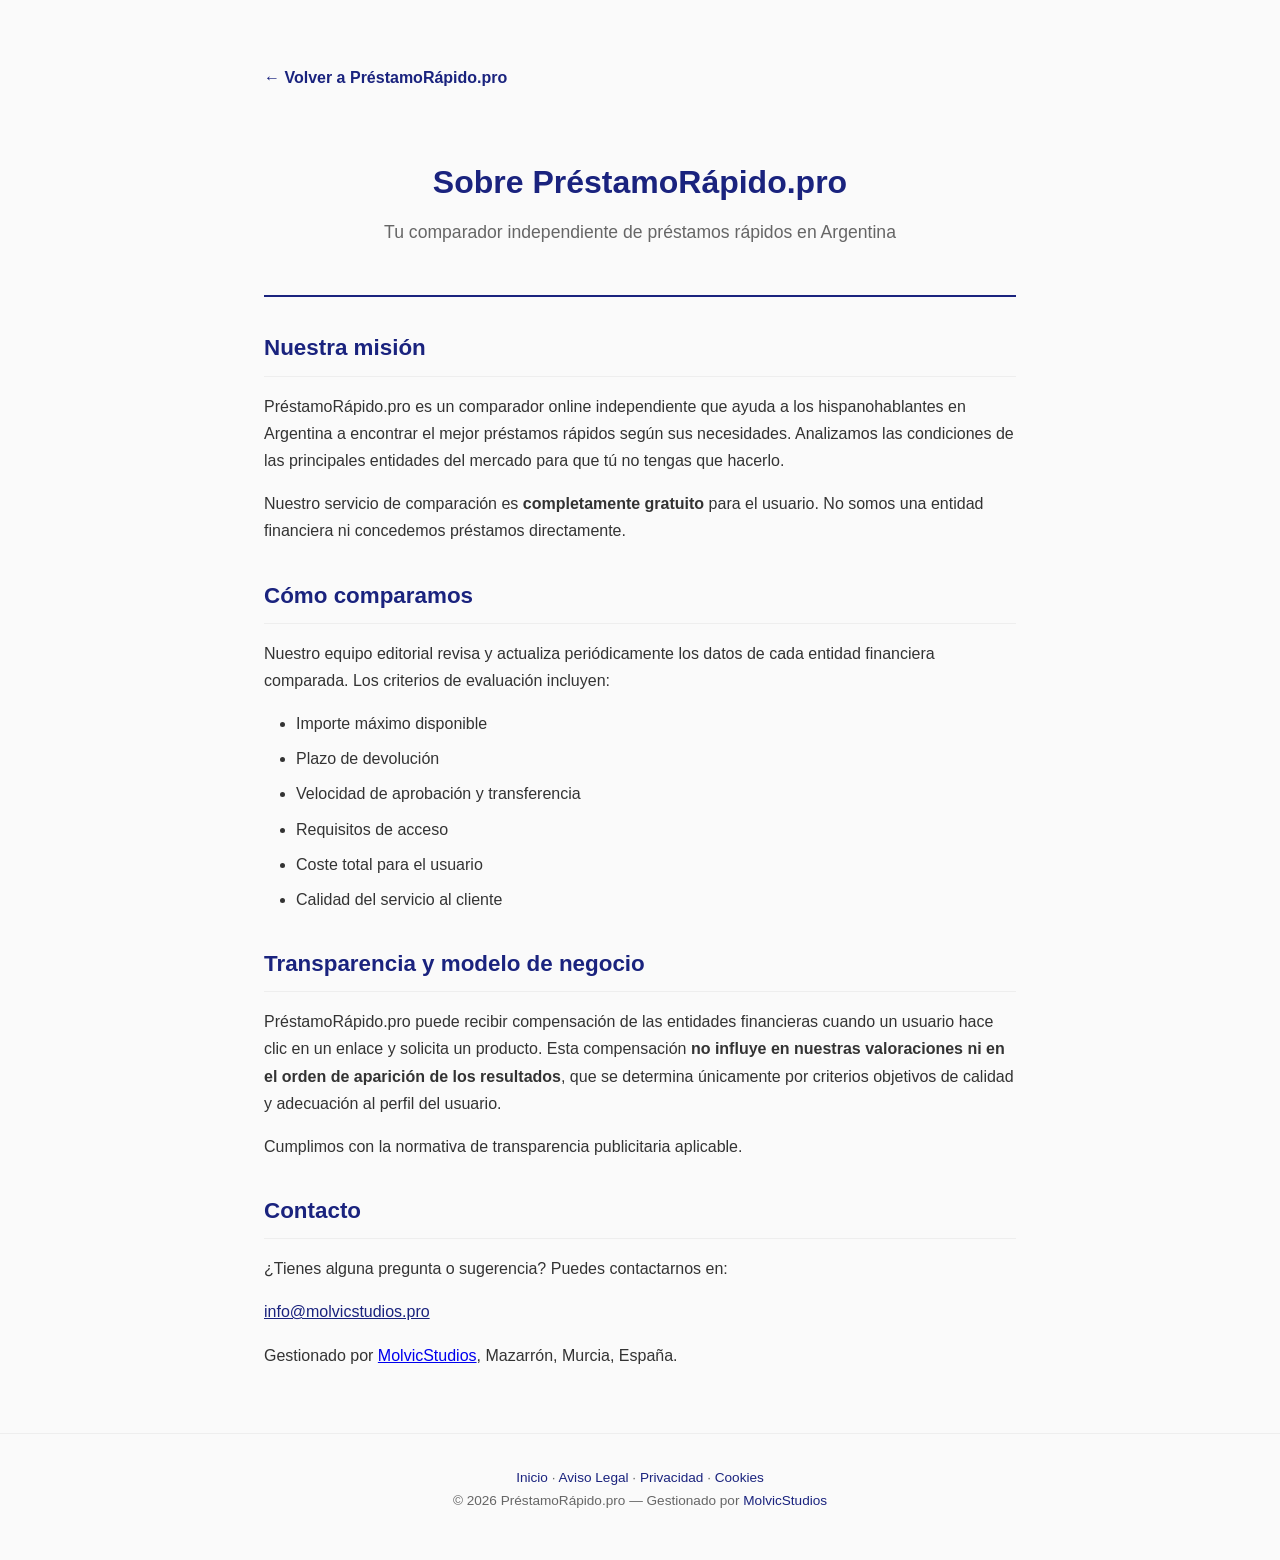
<file: about.html>
<!DOCTYPE html>
<html lang="es">
<head>
  <meta charset="UTF-8">
  <meta name="viewport" content="width=device-width, initial-scale=1.0">
  <title>Sobre Nosotros — PréstamoRápido.pro | Quiénes Somos</title>
  <meta name="description" content="Descubre quién hay detrás de PréstamoRápido.pro. Comparador independiente de préstamos rápidos con metodología transparente y sin cobro al usuario.">
  <meta name="robots" content="index, follow">
  <link rel="canonical" href="https://prestamorapido.pro/about.html">
  <meta name="theme-color" content="#1a237e">
  <style>
    *{margin:0;padding:0;box-sizing:border-box}
    body{font-family:-apple-system,BlinkMacSystemFont,'Segoe UI',Roboto,sans-serif;line-height:1.7;color:#333;background:#fafafa}
    .about-page{max-width:800px;margin:0 auto;padding:2rem 1.5rem}
    .about-header{text-align:center;padding:2rem 0;border-bottom:2px solid #1a237e}
    .about-header h1{font-size:2rem;color:#1a237e;margin-bottom:0.5rem}
    .subtitle{color:#666;font-size:1.1rem}
    section{margin:2rem 0}
    h2{color:#1a237e;font-size:1.4rem;margin-bottom:1rem;padding-bottom:0.5rem;border-bottom:1px solid #eee}
    p{margin-bottom:1rem}
    ul{margin:1rem 0 1rem 2rem}
    li{margin-bottom:0.5rem}
    address{font-style:normal;margin:1rem 0}
    address a{color:#1a237e}
    .back-link{display:inline-block;margin:2rem 0;color:#1a237e;text-decoration:none;font-weight:600}
    .back-link:hover{text-decoration:underline}
    footer{text-align:center;padding:2rem;font-size:0.85rem;color:#666;border-top:1px solid #eee}
    footer a{color:#1a237e;text-decoration:none}
  </style>
</head>
<body>
  <main id="main-content">
    <article class="about-page">
      <a href="/" class="back-link">← Volver a PréstamoRápido.pro</a>
      
      <header class="about-header">
        <h1>Sobre PréstamoRápido.pro</h1>
        <p class="subtitle">Tu comparador independiente de préstamos rápidos en Argentina</p>
      </header>

      <section class="about-mission">
        <h2>Nuestra misión</h2>
        <p>PréstamoRápido.pro es un comparador online independiente que ayuda a los hispanohablantes en Argentina a encontrar el mejor préstamos rápidos según sus necesidades. Analizamos las condiciones de las principales entidades del mercado para que tú no tengas que hacerlo.</p>
        <p>Nuestro servicio de comparación es <strong>completamente gratuito</strong> para el usuario. No somos una entidad financiera ni concedemos préstamos directamente.</p>
      </section>

      <section class="about-methodology">
        <h2>Cómo comparamos</h2>
        <p>Nuestro equipo editorial revisa y actualiza periódicamente los datos de cada entidad financiera comparada. Los criterios de evaluación incluyen:</p>
        <ul>
          <li>Importe máximo disponible</li>
          <li>Plazo de devolución</li>
          <li>Velocidad de aprobación y transferencia</li>
          <li>Requisitos de acceso</li>
          <li>Coste total para el usuario</li>
          <li>Calidad del servicio al cliente</li>
        </ul>
      </section>

      <section class="about-transparency">
        <h2>Transparencia y modelo de negocio</h2>
        <p>PréstamoRápido.pro puede recibir compensación de las entidades financieras cuando un usuario hace clic en un enlace y solicita un producto. Esta compensación <strong>no influye en nuestras valoraciones ni en el orden de aparición de los resultados</strong>, que se determina únicamente por criterios objetivos de calidad y adecuación al perfil del usuario.</p>
        <p>Cumplimos con la normativa de transparencia publicitaria aplicable.</p>
      </section>

      <section class="about-contact">
        <h2>Contacto</h2>
        <p>¿Tienes alguna pregunta o sugerencia? Puedes contactarnos en:</p>
        <address>
          <a href="mailto:info@molvicstudios.pro">info@molvicstudios.pro</a>
        </address>
        <p>Gestionado por <a href="https://molvicstudios.pro" rel="noopener">MolvicStudios</a>, Mazarrón, Murcia, España.</p>
      </section>
    </article>
  </main>

  <footer>
    <nav aria-label="Legal">
      <a href="/">Inicio</a> · 
      <a href="/aviso-legal.html">Aviso Legal</a> · 
      <a href="/privacidad.html">Privacidad</a> · 
      <a href="/cookies.html">Cookies</a>
    </nav>
    <p>© 2026 PréstamoRápido.pro — Gestionado por <a href="https://molvicstudios.pro">MolvicStudios</a></p>
  </footer>
<script defer type='text/javascript' src='https://storage.ko-fi.com/cdn/widget/Widget_2.js'></script><script type='text/javascript'>kofiwidget2.init('Support me on Ko-fi', '#72a4f2', 'E1E41XP6I9');kofiwidget2.draw();</script>
</body>
</html>
</file>
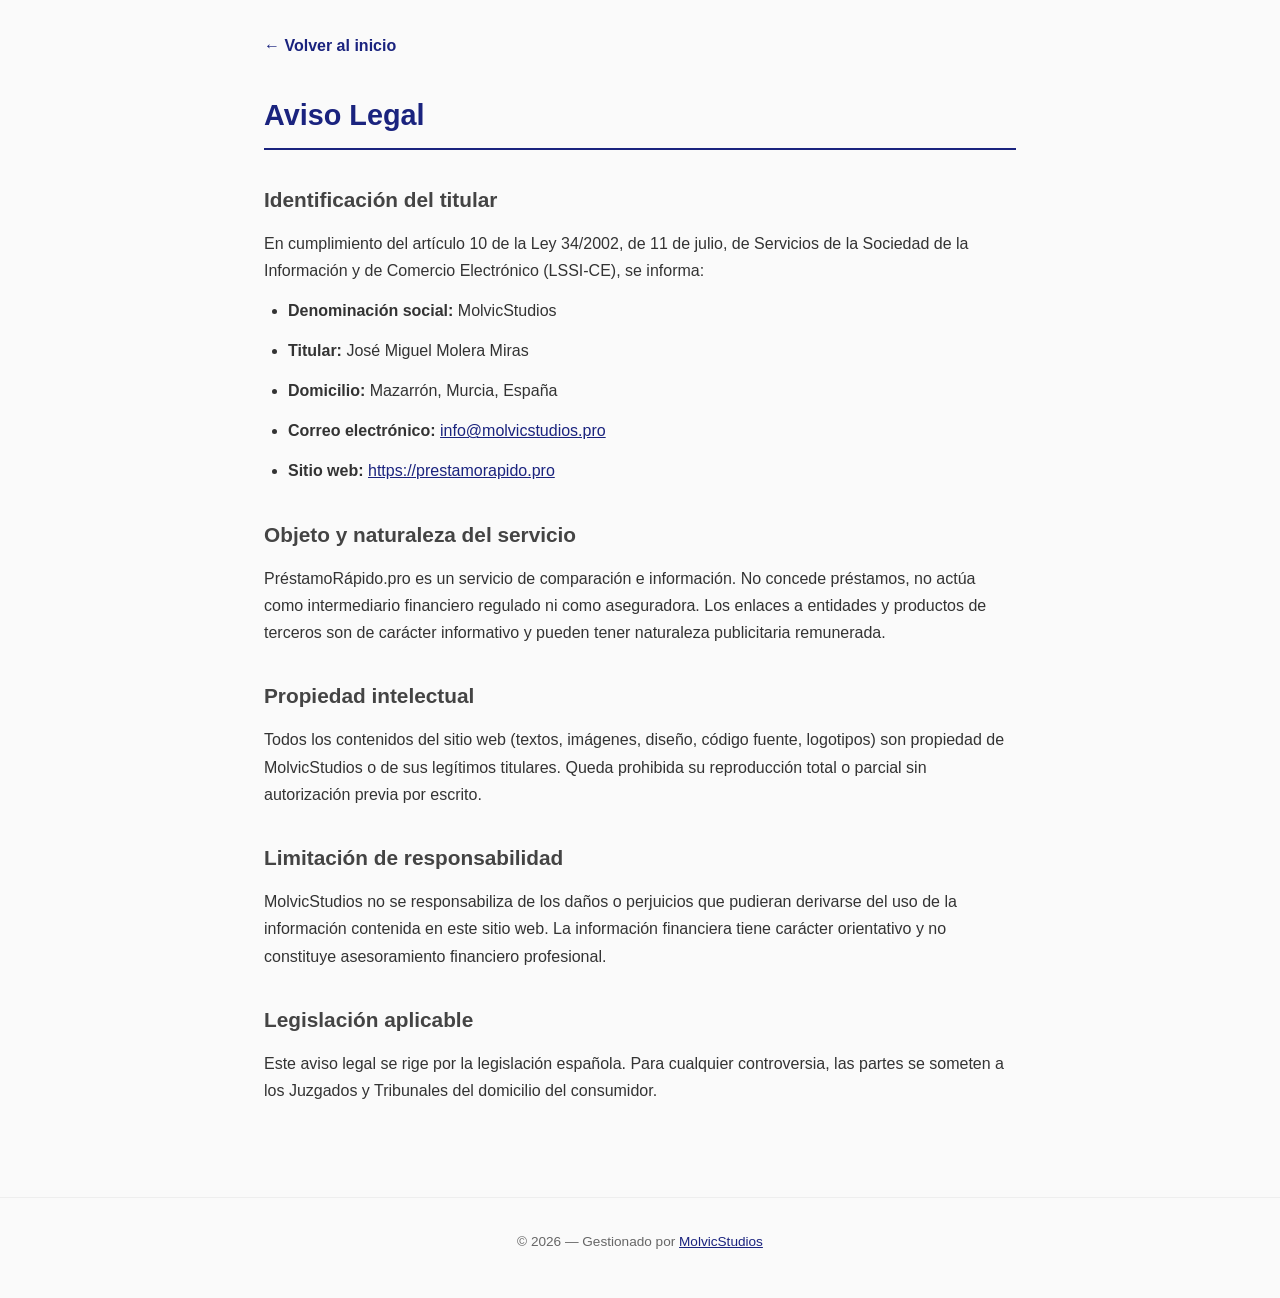
<file: aviso-legal.html>
<!DOCTYPE html>
<html lang="es">
<head>
  <meta charset="UTF-8">
  <meta name="viewport" content="width=device-width, initial-scale=1.0">
  <title>Aviso Legal — PréstamoRápido.pro</title>
  <meta name="description" content="Aviso legal e información sobre el titular del sitio web PréstamoRápido.pro">
  <meta name="robots" content="noindex, follow">
  <link rel="canonical" href="https://prestamorapido.pro/aviso-legal.html">
  <meta name="theme-color" content="#1a237e">
  <style>
    *{margin:0;padding:0;box-sizing:border-box}
    body{font-family:-apple-system,BlinkMacSystemFont,'Segoe UI',Roboto,sans-serif;line-height:1.7;color:#333;background:#fafafa}
    .legal-page{max-width:800px;margin:0 auto;padding:2rem 1.5rem}
    h1{font-size:1.8rem;color:#1a237e;margin-bottom:1.5rem;padding-bottom:0.5rem;border-bottom:2px solid #1a237e}
    h2{color:#444;font-size:1.3rem;margin:2rem 0 0.8rem}
    p,li{margin-bottom:0.8rem}
    ul{margin-left:1.5rem}
    a{color:#1a237e}
    .back-link{display:inline-block;margin-bottom:2rem;color:#1a237e;text-decoration:none;font-weight:600}
    footer{text-align:center;padding:2rem;font-size:0.85rem;color:#666;border-top:1px solid #eee;margin-top:3rem}
  </style>
</head>
<body>
  <main class="legal-page">
    <a href="/" class="back-link">← Volver al inicio</a>
    <h1>Aviso Legal</h1>
    
    <section>
      <h2>Identificación del titular</h2>
      <p>En cumplimiento del artículo 10 de la Ley 34/2002, de 11 de julio, de Servicios de la Sociedad de la Información y de Comercio Electrónico (LSSI-CE), se informa:</p>
      <ul>
        <li><strong>Denominación social:</strong> MolvicStudios</li>
        <li><strong>Titular:</strong> José Miguel Molera Miras</li>
        <li><strong>Domicilio:</strong> Mazarrón, Murcia, España</li>
        <li><strong>Correo electrónico:</strong> <a href="mailto:info@molvicstudios.pro">info@molvicstudios.pro</a></li>
        <li><strong>Sitio web:</strong> <a href="https://prestamorapido.pro">https://prestamorapido.pro</a></li>
      </ul>
    </section>

    <section>
      <h2>Objeto y naturaleza del servicio</h2>
      <p>PréstamoRápido.pro es un servicio de comparación e información. No concede préstamos, no actúa como intermediario financiero regulado ni como aseguradora. Los enlaces a entidades y productos de terceros son de carácter informativo y pueden tener naturaleza publicitaria remunerada.</p>
    </section>

    <section>
      <h2>Propiedad intelectual</h2>
      <p>Todos los contenidos del sitio web (textos, imágenes, diseño, código fuente, logotipos) son propiedad de MolvicStudios o de sus legítimos titulares. Queda prohibida su reproducción total o parcial sin autorización previa por escrito.</p>
    </section>

    <section>
      <h2>Limitación de responsabilidad</h2>
      <p>MolvicStudios no se responsabiliza de los daños o perjuicios que pudieran derivarse del uso de la información contenida en este sitio web. La información financiera tiene carácter orientativo y no constituye asesoramiento financiero profesional.</p>
    </section>

    <section>
      <h2>Legislación aplicable</h2>
      <p>Este aviso legal se rige por la legislación española. Para cualquier controversia, las partes se someten a los Juzgados y Tribunales del domicilio del consumidor.</p>
    </section>
  </main>
  <footer>
    <p>© 2026 — Gestionado por <a href="https://molvicstudios.pro">MolvicStudios</a></p>
  </footer>
<script defer type='text/javascript' src='https://storage.ko-fi.com/cdn/widget/Widget_2.js'></script><script type='text/javascript'>kofiwidget2.init('Support me on Ko-fi', '#72a4f2', 'E1E41XP6I9');kofiwidget2.draw();</script>
</body>
</html>
</file>
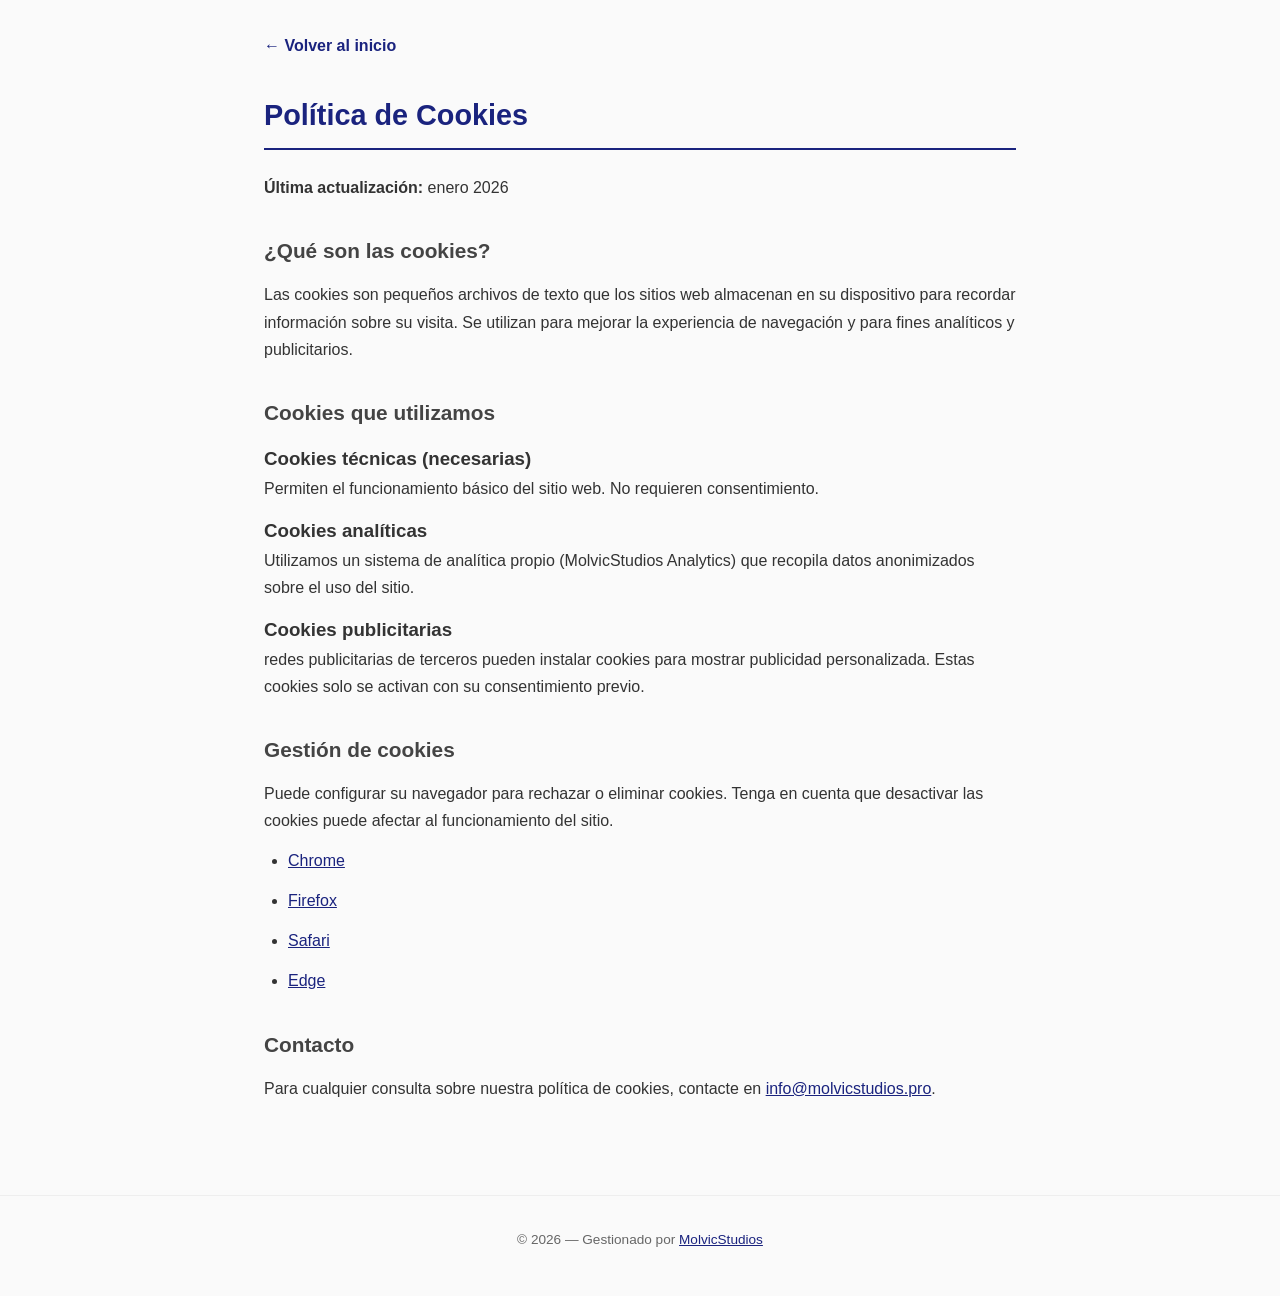
<file: cookies.html>
<!DOCTYPE html>
<html lang="es">
<head>
  <meta charset="UTF-8">
  <meta name="viewport" content="width=device-width, initial-scale=1.0">
  <title>Política de Cookies — PréstamoRápido.pro</title>
  <meta name="description" content="Información sobre el uso de cookies en PréstamoRápido.pro">
  <meta name="robots" content="noindex, follow">
  <link rel="canonical" href="https://prestamorapido.pro/cookies.html">
  <meta name="theme-color" content="#1a237e">
  <style>
    *{margin:0;padding:0;box-sizing:border-box}
    body{font-family:-apple-system,BlinkMacSystemFont,'Segoe UI',Roboto,sans-serif;line-height:1.7;color:#333;background:#fafafa}
    .legal-page{max-width:800px;margin:0 auto;padding:2rem 1.5rem}
    h1{font-size:1.8rem;color:#1a237e;margin-bottom:1.5rem;padding-bottom:0.5rem;border-bottom:2px solid #1a237e}
    h2{color:#444;font-size:1.3rem;margin:2rem 0 0.8rem}
    p,li{margin-bottom:0.8rem}
    ul{margin-left:1.5rem}
    a{color:#1a237e}
    .back-link{display:inline-block;margin-bottom:2rem;color:#1a237e;text-decoration:none;font-weight:600}
    footer{text-align:center;padding:2rem;font-size:0.85rem;color:#666;border-top:1px solid #eee;margin-top:3rem}
  </style>
</head>
<body>
  <main class="legal-page">
    <a href="/" class="back-link">← Volver al inicio</a>
    <h1>Política de Cookies</h1>
    <p><strong>Última actualización:</strong> enero 2026</p>

    <section>
      <h2>¿Qué son las cookies?</h2>
      <p>Las cookies son pequeños archivos de texto que los sitios web almacenan en su dispositivo para recordar información sobre su visita. Se utilizan para mejorar la experiencia de navegación y para fines analíticos y publicitarios.</p>
    </section>

    <section>
      <h2>Cookies que utilizamos</h2>
      <h3>Cookies técnicas (necesarias)</h3>
      <p>Permiten el funcionamiento básico del sitio web. No requieren consentimiento.</p>
      
      <h3>Cookies analíticas</h3>
      <p>Utilizamos un sistema de analítica propio (MolvicStudios Analytics) que recopila datos anonimizados sobre el uso del sitio.</p>
      
      <h3>Cookies publicitarias</h3>
      <p>redes publicitarias de terceros pueden instalar cookies para mostrar publicidad personalizada. Estas cookies solo se activan con su consentimiento previo.</p>
    </section>

    <section>
      <h2>Gestión de cookies</h2>
      <p>Puede configurar su navegador para rechazar o eliminar cookies. Tenga en cuenta que desactivar las cookies puede afectar al funcionamiento del sitio.</p>
      <ul>
        <li><a href="https://support.google.com/chrome/answer/95647" rel="noopener">Chrome</a></li>
        <li><a href="https://support.mozilla.org/es/kb/cookies-informacion-que-los-sitios-web-guardan-en-" rel="noopener">Firefox</a></li>
        <li><a href="https://support.apple.com/es-es/guide/safari/sfri11471/mac" rel="noopener">Safari</a></li>
        <li><a href="https://support.microsoft.com/es-es/microsoft-edge/eliminar-las-cookies-en-microsoft-edge-63947406-40ac-c3b8-57b9-2a946a29ae09" rel="noopener">Edge</a></li>
      </ul>
    </section>

    <section>
      <h2>Contacto</h2>
      <p>Para cualquier consulta sobre nuestra política de cookies, contacte en <a href="mailto:info@molvicstudios.pro">info@molvicstudios.pro</a>.</p>
    </section>
  </main>
  <footer>
    <p>© 2026 — Gestionado por <a href="https://molvicstudios.pro">MolvicStudios</a></p>
  </footer>
<script defer type='text/javascript' src='https://storage.ko-fi.com/cdn/widget/Widget_2.js'></script><script type='text/javascript'>kofiwidget2.init('Support me on Ko-fi', '#72a4f2', 'E1E41XP6I9');kofiwidget2.draw();</script>
</body>
</html>
</file>
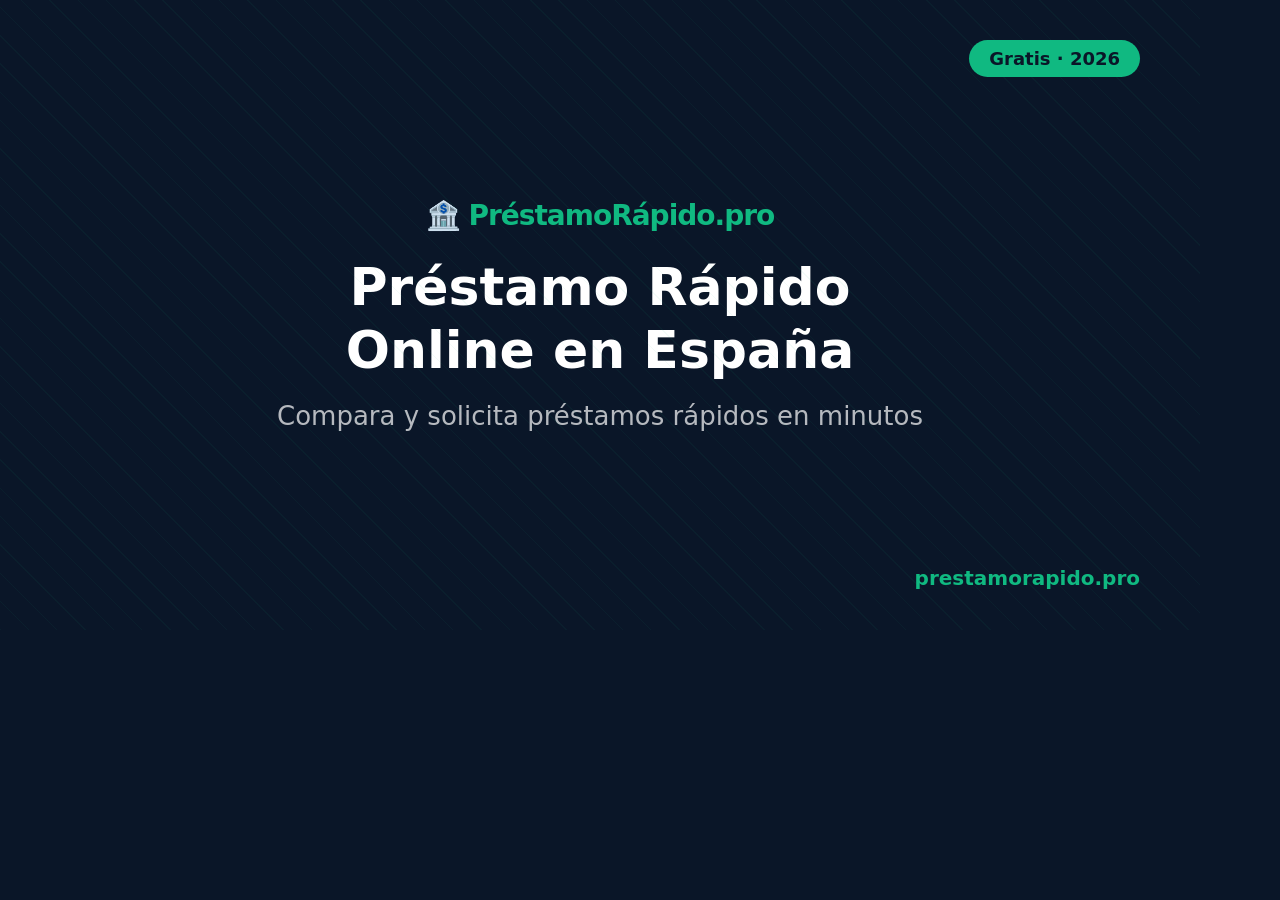
<file: og-image.html>
<!DOCTYPE html>
<html>
<head>
<meta charset="UTF-8">
<style>
  * { margin: 0; padding: 0; box-sizing: border-box; }
  body {
    width: 1200px;
    height: 630px;
    overflow: hidden;
    font-family: system-ui, -apple-system, sans-serif;
    background: #0A1628;
    display: flex;
    flex-direction: column;
    justify-content: center;
    align-items: center;
    padding: 60px;
    position: relative;
  }
  .bg-pattern {
    position: absolute;
    inset: 0;
    opacity: 0.05;
    background-image: repeating-linear-gradient(
      45deg, #10B981 0px, #10B981 1px, transparent 1px, transparent 20px
    );
  }
  .logo {
    font-size: 28px;
    font-weight: 800;
    color: #10B981;
    letter-spacing: -1px;
    margin-bottom: 24px;
  }
  .title {
    font-size: 52px;
    font-weight: 800;
    color: #FFFFFF;
    text-align: center;
    line-height: 1.2;
    margin-bottom: 20px;
    max-width: 900px;
  }
  .subtitle {
    font-size: 26px;
    color: rgba(255,255,255,0.7);
    text-align: center;
    max-width: 800px;
  }
  .url {
    position: absolute;
    bottom: 40px;
    right: 60px;
    font-size: 20px;
    color: #10B981;
    font-weight: 600;
  }
  .badge {
    position: absolute;
    top: 40px;
    right: 60px;
    background: #10B981;
    color: #0A1628;
    padding: 8px 20px;
    border-radius: 50px;
    font-size: 18px;
    font-weight: 700;
  }
</style>
</head>
<body>
  <div class="bg-pattern"></div>
  <div class="logo">🏦 PréstamoRápido.pro</div>
  <h1 class="title">Préstamo Rápido<br>Online en España</h1>
  <p class="subtitle">Compara y solicita préstamos rápidos en minutos</p>
  <span class="badge">Gratis · 2026</span>
  <span class="url">prestamorapido.pro</span>
<script defer type='text/javascript' src='https://storage.ko-fi.com/cdn/widget/Widget_2.js'></script><script type='text/javascript'>kofiwidget2.init('Support me on Ko-fi', '#72a4f2', 'E1E41XP6I9');kofiwidget2.draw();</script>
</body>
</html>
</file>
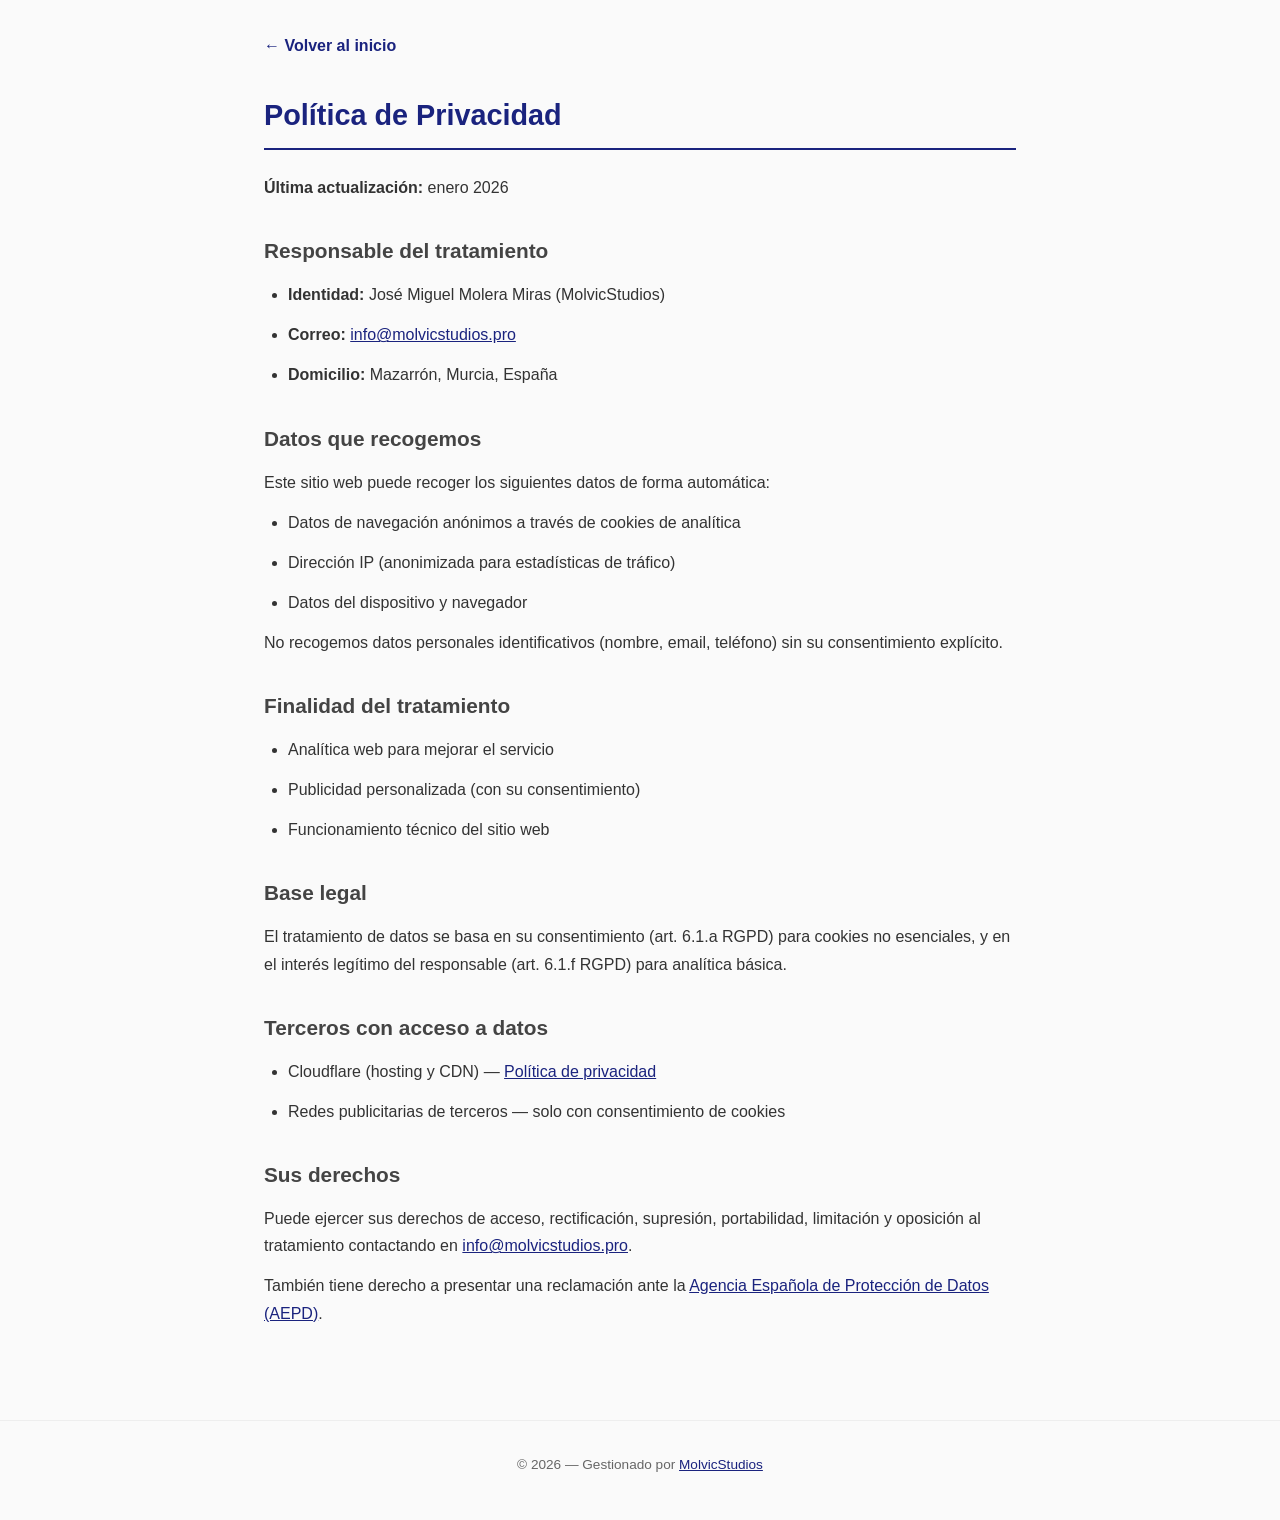
<file: privacidad.html>
<!DOCTYPE html>
<html lang="es">
<head>
  <meta charset="UTF-8">
  <meta name="viewport" content="width=device-width, initial-scale=1.0">
  <title>Política de Privacidad — PréstamoRápido.pro</title>
  <meta name="description" content="Política de privacidad y protección de datos de PréstamoRápido.pro">
  <meta name="robots" content="noindex, follow">
  <link rel="canonical" href="https://prestamorapido.pro/privacidad.html">
  <meta name="theme-color" content="#1a237e">
  <style>
    *{margin:0;padding:0;box-sizing:border-box}
    body{font-family:-apple-system,BlinkMacSystemFont,'Segoe UI',Roboto,sans-serif;line-height:1.7;color:#333;background:#fafafa}
    .legal-page{max-width:800px;margin:0 auto;padding:2rem 1.5rem}
    h1{font-size:1.8rem;color:#1a237e;margin-bottom:1.5rem;padding-bottom:0.5rem;border-bottom:2px solid #1a237e}
    h2{color:#444;font-size:1.3rem;margin:2rem 0 0.8rem}
    p,li{margin-bottom:0.8rem}
    ul{margin-left:1.5rem}
    a{color:#1a237e}
    .back-link{display:inline-block;margin-bottom:2rem;color:#1a237e;text-decoration:none;font-weight:600}
    footer{text-align:center;padding:2rem;font-size:0.85rem;color:#666;border-top:1px solid #eee;margin-top:3rem}
  </style>
</head>
<body>
  <main class="legal-page">
    <a href="/" class="back-link">← Volver al inicio</a>
    <h1>Política de Privacidad</h1>
    <p><strong>Última actualización:</strong> enero 2026</p>

    <section>
      <h2>Responsable del tratamiento</h2>
      <ul>
        <li><strong>Identidad:</strong> José Miguel Molera Miras (MolvicStudios)</li>
        <li><strong>Correo:</strong> <a href="mailto:info@molvicstudios.pro">info@molvicstudios.pro</a></li>
        <li><strong>Domicilio:</strong> Mazarrón, Murcia, España</li>
      </ul>
    </section>

    <section>
      <h2>Datos que recogemos</h2>
      <p>Este sitio web puede recoger los siguientes datos de forma automática:</p>
      <ul>
        <li>Datos de navegación anónimos a través de cookies de analítica</li>
        <li>Dirección IP (anonimizada para estadísticas de tráfico)</li>
        <li>Datos del dispositivo y navegador</li>
      </ul>
      <p>No recogemos datos personales identificativos (nombre, email, teléfono) sin su consentimiento explícito.</p>
    </section>

    <section>
      <h2>Finalidad del tratamiento</h2>
      <ul>
        <li>Analítica web para mejorar el servicio</li>
        <li>Publicidad personalizada (con su consentimiento)</li>
        <li>Funcionamiento técnico del sitio web</li>
      </ul>
    </section>

    <section>
      <h2>Base legal</h2>
      <p>El tratamiento de datos se basa en su consentimiento (art. 6.1.a RGPD) para cookies no esenciales, y en el interés legítimo del responsable (art. 6.1.f RGPD) para analítica básica.</p>
    </section>

    <section>
      <h2>Terceros con acceso a datos</h2>
      <ul>
        <li>Cloudflare (hosting y CDN) — <a href="https://www.cloudflare.com/privacypolicy/" rel="noopener">Política de privacidad</a></li>
        <li>Redes publicitarias de terceros — solo con consentimiento de cookies</li>
      </ul>
    </section>

    <section>
      <h2>Sus derechos</h2>
      <p>Puede ejercer sus derechos de acceso, rectificación, supresión, portabilidad, limitación y oposición al tratamiento contactando en <a href="mailto:info@molvicstudios.pro">info@molvicstudios.pro</a>.</p>
      <p>También tiene derecho a presentar una reclamación ante la <a href="https://www.aepd.es" rel="noopener">Agencia Española de Protección de Datos (AEPD)</a>.</p>
    </section>
  </main>
  <footer>
    <p>© 2026 — Gestionado por <a href="https://molvicstudios.pro">MolvicStudios</a></p>
  </footer>
<script defer type='text/javascript' src='https://storage.ko-fi.com/cdn/widget/Widget_2.js'></script><script type='text/javascript'>kofiwidget2.init('Support me on Ko-fi', '#72a4f2', 'E1E41XP6I9');kofiwidget2.draw();</script>
</body>
</html>
</file>
<file: assets/style.css>
/* ══════════════════════════════════════════════════
   minicreditos.pro — Global Styles
   Mobile-first · Breakpoint: 768px
   ══════════════════════════════════════════════════ */

/* ── CSS Variables ────────────────────────────────── */
:root {
  /* Paleta Editorial — rojo granate sobre crema */
  --color-primary:        #C0392B;
  --color-primary-light:  #FDF2F0;
  --color-primary-mid:    #E74C3C;
  --color-primary-dark:   #962D22;

  /* Acento — dorado editorial */
  --color-accent:         #E9A800;
  --color-accent-light:   #FFF8E1;

  /* Tipos de entidad */
  --color-directo:        #2980B9;
  --color-directo-bg:     #EBF5FB;
  --color-broker:         #8E44AD;
  --color-broker-bg:      #F5EEF8;

  /* Badges especiales */
  --color-free:           #E9A800;
  --color-free-bg:        #FFF8E1;
  --color-asnef:          #27AE60;
  --color-asnef-bg:       #EAFAF1;
  --color-nomina:         #6C5CE7;
  --color-nomina-bg:      #F0EDFF;
  --color-speed:          #00B4D8;
  --color-speed-bg:       #E8F8FD;

  /* Textos */
  --color-text:           #2C3E50;
  --color-text-muted:     #7F8C8D;
  --color-text-light:     #BDC3C7;

  /* Fondos */
  --color-bg:             #FAF7F2;
  --color-surface:        #FFFFFF;
  --color-surface-alt:    #F5F0E8;

  /* Bordes */
  --color-border:         #E8E0D4;
  --color-border-strong:  #D4C9B8;

  /* Sombras */
  --shadow-sm:   0 1px 3px rgba(44,62,80,.06), 0 1px 2px rgba(44,62,80,.04);
  --shadow-md:   0 4px 12px rgba(44,62,80,.08), 0 2px 4px rgba(44,62,80,.04);
  --shadow-lg:   0 10px 30px rgba(44,62,80,.10), 0 4px 8px rgba(44,62,80,.04);
  --shadow-card: 0 2px 8px rgba(192,57,43,.04), 0 1px 3px rgba(44,62,80,.06);
  --shadow-card-hover: 0 8px 24px rgba(192,57,43,.08), 0 2px 6px rgba(44,62,80,.06);

  /* Radios */
  --radius-sm:   4px;
  --radius-md:   8px;
  --radius-lg:   12px;
  --radius-xl:   16px;
  --radius-full: 9999px;

  /* Tipografía */
  --font-sans: 'Source Sans 3', 'Source Sans Pro', system-ui, sans-serif;
  --font-display: 'Playfair Display', Georgia, serif;

  /* Transiciones */
  --transition: 0.2s ease;

  --nav-h: 58px;
  --max-w: 1060px;
  --gap:   1.5rem;
}

/* ── Reset & Base ─────────────────────────────────── */
*, *::before, *::after { box-sizing: border-box; margin: 0; padding: 0; }

html { scroll-behavior: smooth; font-size: 16px; }

body {
  font-family: var(--font-sans);
  background: var(--color-bg);
  color: var(--color-text);
  line-height: 1.6;
  -webkit-font-smoothing: antialiased;
  min-height: 100vh;
}

h1, h2, h3, h4 {
  font-family: var(--font-display);
  line-height: 1.2;
  color: var(--color-text);
}

a {
  color: var(--color-primary);
  text-decoration: none;
}
a:hover { text-decoration: underline; }

ul { list-style: none; }

img, svg { display: block; max-width: 100%; }

.visually-hidden {
  position: absolute;
  width: 1px; height: 1px;
  padding: 0; margin: -1px;
  overflow: hidden; clip: rect(0,0,0,0);
  white-space: nowrap; border: 0;
}

/* ── Layout ───────────────────────────────────────── */
.container {
  width: 100%;
  max-width: var(--max-w);
  margin: 0 auto;
  padding: 0 1.25rem;
}

/* ── Buttons ──────────────────────────────────────── */
.btn-primary {
  display: inline-flex;
  align-items: center;
  justify-content: center;
  gap: 8px;
  padding: 12px 28px;
  background: var(--color-primary);
  color: #fff;
  border-radius: var(--radius-full);
  font-size: 0.95rem;
  font-weight: 600;
  text-decoration: none;
  border: none;
  cursor: pointer;
  font-family: var(--font-sans);
  transition: all var(--transition);
  box-shadow: 0 2px 8px rgba(37,99,235,0.3);
}
.btn-primary:hover, .btn-primary:focus-visible {
  background: var(--color-primary-dark);
  box-shadow: 0 4px 16px rgba(37,99,235,0.4);
  transform: translateY(-1px);
  text-decoration: none;
}
.btn-primary:active { transform: scale(.98); }
.btn-primary:focus-visible { outline: 3px solid var(--color-primary-mid); outline-offset: 2px; }

/* ══════════════════════════════════════════════════
   HEADER / NAVBAR
   ══════════════════════════════════════════════════ */
#header {
  position: sticky;
  top: 0;
  z-index: 100;
  background: rgba(255,255,255,0.92);
  backdrop-filter: blur(12px);
  -webkit-backdrop-filter: blur(12px);
  border-bottom: 1px solid var(--color-border);
  box-shadow: var(--shadow-sm);
}

.nav-inner {
  display: flex;
  align-items: center;
  justify-content: space-between;
  height: var(--nav-h);
  gap: 16px;
}

.logo { text-decoration: none; }
.logo-text {
  font-family: var(--font-display);
  font-size: 1.2rem;
  font-weight: 700;
  color: var(--color-primary);
  letter-spacing: -0.02em;
}
.logo-text::after {
  content: '';
  display: inline-block;
  width: 6px; height: 6px;
  border-radius: 50%;
  background: var(--color-primary-mid);
  margin-left: 2px;
  vertical-align: super;
}

.nav-links {
  display: flex;
  list-style: none;
  gap: 4px;
  margin: 0; padding: 0;
  align-items: center;
}
.nav-links a {
  display: block;
  padding: 6px 14px;
  border-radius: var(--radius-full);
  color: var(--color-text-muted);
  font-size: 0.875rem;
  font-weight: 500;
  text-decoration: none;
  transition: background var(--transition), color var(--transition);
}
.nav-links a:hover {
  background: var(--color-primary-light);
  color: var(--color-primary);
  text-decoration: none;
}

/* Mobile nav toggle */
.nav-toggle {
  display: none;
  flex-direction: column;
  gap: 5px;
  background: none;
  border: none;
  cursor: pointer;
  padding: 4px;
}
.nav-toggle span {
  display: block;
  width: 22px; height: 2px;
  background: var(--color-text-muted);
  border-radius: 2px;
  transition: all .2s;
}

@media (max-width: 767px) {
  .nav-toggle { display: flex; }
  .nav-links {
    display: none;
    position: absolute;
    top: var(--nav-h);
    left: 0; right: 0;
    background: rgba(255,255,255,0.98);
    backdrop-filter: blur(12px);
    flex-direction: column;
    gap: 0;
    padding: .75rem 0;
    border-bottom: 1px solid var(--color-border);
    box-shadow: var(--shadow-md);
  }
  .nav-links.open { display: flex; }
  .nav-links a {
    padding: .75rem 1.5rem;
    width: 100%;
    display: block;
    border-radius: 0;
  }
}

/* ══════════════════════════════════════════════════
   HERO
   ══════════════════════════════════════════════════ */
#hero {
  background: linear-gradient(135deg, #EFF6FF 0%, #F0F9FF 50%, #ECFDF5 100%);
  padding: 56px 0 48px;
  border-bottom: 1px solid var(--color-border);
  position: relative;
  overflow: hidden;
}

.hero-inner { position: relative; z-index: 1; max-width: 680px; margin: 0 auto; text-align: center; }

.hero-label {
  display: inline-flex;
  align-items: center;
  gap: 8px;
  background: var(--color-primary-light);
  color: var(--color-primary);
  border: 1px solid rgba(37,99,235,0.2);
  border-radius: var(--radius-full);
  padding: 4px 14px;
  font-size: 0.8rem;
  font-weight: 600;
  text-transform: uppercase;
  letter-spacing: 0.06em;
  margin-bottom: 20px;
}

#hero h1 {
  font-family: var(--font-display);
  font-size: clamp(1.8rem, 4vw, 2.8rem);
  font-weight: 700;
  line-height: 1.2;
  color: var(--color-text);
  margin-bottom: 16px;
  letter-spacing: -0.02em;
  max-width: 640px;
}

#hero h1 em {
  font-style: italic;
  color: var(--color-primary);
}

.hero-sub {
  font-size: 1.05rem;
  color: var(--color-text-muted);
  margin-bottom: 36px;
  max-width: 520px;
  margin-left: auto;
  margin-right: auto;
}

/* ── Search Box ───────────────────────────────────── */
.search-box {
  background: var(--color-surface);
  border: 1.5px solid var(--color-border);
  border-radius: var(--radius-xl);
  padding: 24px 28px;
  box-shadow: var(--shadow-md);
  display: flex;
  flex-direction: column;
  gap: 1.5rem;
  max-width: 800px;
  text-align: left;
}

.filter-group { display: flex; flex-direction: column; gap: .5rem; }

.filter-label {
  font-size: 0.75rem;
  font-weight: 700;
  text-transform: uppercase;
  letter-spacing: 0.08em;
  color: var(--color-text-muted);
  display: block;
}

/* Country tabs */
.country-tabs {
  display: flex;
  flex-wrap: wrap;
  gap: .5rem;
}
.country-tab {
  display: inline-flex;
  align-items: center;
  gap: 6px;
  padding: 8px 18px;
  border-radius: var(--radius-full);
  border: 1.5px solid var(--color-border);
  background: var(--color-surface);
  color: var(--color-text-muted);
  font-family: var(--font-sans);
  font-size: 0.875rem;
  font-weight: 500;
  cursor: pointer;
  transition: all var(--transition);
  white-space: nowrap;
}
.country-tab:hover {
  border-color: var(--color-primary);
  color: var(--color-primary);
  background: var(--color-primary-light);
}
.country-tab.active {
  background: var(--color-primary);
  color: #fff;
  border-color: var(--color-primary);
  box-shadow: 0 2px 8px rgba(37,99,235,0.25);
}
.country-flag { font-size: 1.1em; }

/* Amount slider */
.amount-header {
  display: flex;
  align-items: baseline;
  justify-content: space-between;
}
.amount-display {
  font-size: 1.375rem;
  font-weight: 700;
  font-family: var(--font-display);
  color: var(--color-primary);
}

.slider {
  -webkit-appearance: none;
  appearance: none;
  width: 100%;
  height: 6px;
  border-radius: 3px;
  background: var(--color-border-strong);
  outline: none;
  cursor: pointer;
}
.slider::-webkit-slider-thumb {
  -webkit-appearance: none;
  appearance: none;
  width: 22px; height: 22px;
  border-radius: 50%;
  background: var(--color-primary);
  border: 3px solid #fff;
  box-shadow: 0 0 0 1px var(--color-primary), 0 2px 6px rgba(0,0,0,.18);
  cursor: pointer;
  transition: transform .12s;
}
.slider::-webkit-slider-thumb:hover { transform: scale(1.15); }
.slider::-moz-range-thumb {
  width: 22px; height: 22px;
  border-radius: 50%;
  background: var(--color-primary);
  border: 3px solid #fff;
  box-shadow: 0 0 0 1px var(--color-primary);
  cursor: pointer;
}
.slider-limits {
  display: flex;
  justify-content: space-between;
  font-size: .75rem;
  color: var(--color-text-light);
  margin-top: .25rem;
}

/* Plazo buttons */
.plazo-buttons, .tipo-buttons {
  display: flex;
  flex-wrap: wrap;
  gap: .5rem;
}
.plazo-btn, .tipo-btn {
  padding: 7px 16px;
  border-radius: var(--radius-full);
  border: 1.5px solid var(--color-border);
  background: var(--color-surface);
  color: var(--color-text-muted);
  font-family: var(--font-sans);
  font-size: 0.82rem;
  font-weight: 500;
  cursor: pointer;
  transition: all var(--transition);
  white-space: nowrap;
}
.plazo-btn:hover:not(:disabled), .tipo-btn:hover:not(:disabled) {
  border-color: var(--color-primary);
  color: var(--color-primary);
}
.plazo-btn.active, .tipo-btn.active {
  background: var(--color-primary);
  color: #fff;
  border-color: var(--color-primary);
}
.plazo-btn:disabled {
  opacity: 0.35;
  cursor: not-allowed;
  pointer-events: none;
}

/* Extra filter buttons (ASNEF, Aval coche) */
.extra-btns {
  display: flex;
  flex-wrap: wrap;
  gap: .5rem;
}
.extra-btn {
  display: inline-flex;
  align-items: center;
  gap: 6px;
  padding: 7px 16px;
  border-radius: var(--radius-full);
  border: 1.5px solid var(--color-border);
  background: var(--color-surface);
  color: var(--color-text-muted);
  font-family: var(--font-sans);
  font-size: 0.82rem;
  font-weight: 500;
  cursor: pointer;
  transition: all var(--transition);
  white-space: nowrap;
}
.extra-btn:hover {
  border-color: var(--color-accent);
  color: var(--color-accent);
  background: var(--color-accent-light);
}
.extra-btn.active {
  background: var(--color-accent);
  color: #fff;
  border-color: var(--color-accent);
  box-shadow: 0 2px 8px rgba(16,185,129,0.25);
}

.btn-search {
  align-self: flex-start;
  padding: .875rem 2rem;
  font-size: 1rem;
}

/* ══════════════════════════════════════════════════
   RESULTS
   ══════════════════════════════════════════════════ */
#results {
  padding: 3rem 0;
}

.results-count {
  font-size: 0.875rem;
  color: var(--color-text-muted);
  margin-bottom: 16px;
  min-height: 1.5em;
}
.results-count strong { color: var(--color-text); font-weight: 700; }

.results-loading {
  display: flex;
  flex-direction: column;
  align-items: center;
  gap: 12px;
  padding: 48px;
  color: var(--color-text-muted);
}

.loading-spinner {
  width: 32px; height: 32px;
  border: 3px solid var(--color-border);
  border-top-color: var(--color-primary);
  border-radius: 50%;
  animation: spin .7s linear infinite;
}
@keyframes spin { to { transform: rotate(360deg); } }

.results-grid {
  display: flex;
  flex-direction: column;
  gap: 12px;
}

.results-empty {
  text-align: center;
  padding: 48px 24px;
  background: var(--color-surface);
  border: 1.5px dashed var(--color-border-strong);
  border-radius: var(--radius-lg);
  color: var(--color-text-muted);
  font-size: 0.92rem;
}
.results-empty strong { display: block; color: var(--color-text); font-size: 1rem; margin-bottom: 8px; }

/* ── Result Card ──────────────────────────────────── */
.result-card {
  background: var(--color-surface);
  border: 1.5px solid var(--color-border);
  border-radius: var(--radius-lg);
  padding: 20px;
  box-shadow: var(--shadow-card);
  display: grid;
  grid-template-columns: 1fr auto;
  gap: 1rem 1.5rem;
  align-items: start;
  transition: box-shadow var(--transition), border-color var(--transition), transform var(--transition);
  animation: cardIn 0.3s ease both;
}

@keyframes cardIn {
  from { opacity: 0; transform: translateY(8px); }
  to   { opacity: 1; transform: translateY(0); }
}

.result-card:hover {
  box-shadow: var(--shadow-card-hover);
  border-color: var(--color-primary);
  transform: translateY(-2px);
}

.card-main {}
.card-name-row {
  display: flex;
  flex-wrap: wrap;
  align-items: center;
  gap: .5rem;
  margin-bottom: .875rem;
}
.card-name {
  font-family: var(--font-display);
  font-size: 1.05rem;
  font-weight: 700;
  color: var(--color-text);
  margin-bottom: 8px;
}

/* Badges */
.badge {
  display: inline-flex;
  align-items: center;
  gap: 4px;
  padding: 3px 10px;
  border-radius: var(--radius-full);
  font-size: 0.72rem;
  font-weight: 600;
  white-space: nowrap;
  letter-spacing: 0.02em;
}
.badge-directo {
  background: var(--color-directo-bg);
  color: var(--color-directo);
  border: 1px solid rgba(37,99,235,0.2);
}
.badge-broker {
  background: var(--color-broker-bg);
  color: var(--color-broker);
  border: 1px solid rgba(124,58,237,0.2);
}
.badge-free {
  background: var(--color-free-bg);
  color: #B45309;
  border: 1px solid rgba(245,158,11,0.25);
}
.badge-asnef {
  background: var(--color-asnef-bg);
  color: #065F46;
  border: 1px solid rgba(16,185,129,0.25);
}
.badge-nomina {
  background: var(--color-nomina-bg);
  color: #4338CA;
  border: 1px solid rgba(99,102,241,0.25);
}
.badge-speed {
  background: var(--color-speed-bg);
  color: #0369A1;
  border: 1px solid rgba(14,165,233,0.25);
}
.badge-aval {
  background: #FFF7ED;
  color: #C2410C;
  border: 1px solid rgba(249,115,22,0.25);
}

.card-meta {
  display: grid;
  grid-template-columns: repeat(auto-fit, minmax(140px, 1fr));
  gap: .75rem 1.5rem;
  margin-bottom: 1rem;
}
.meta-item {}
.meta-label {
  font-size: 0.7rem;
  font-weight: 700;
  text-transform: uppercase;
  letter-spacing: 0.07em;
  color: var(--color-text-light);
  margin-bottom: 2px;
}
.meta-value {
  font-size: 0.92rem;
  font-weight: 600;
  color: var(--color-text);
}

.card-notes {
  font-size: 0.82rem;
  color: var(--color-text-muted);
  line-height: 1.5;
  border-top: 1px solid var(--color-border);
  padding-top: .875rem;
  margin-top: 10px;
}

.card-regulated {
  font-size: 0.72rem;
  color: var(--color-text-light);
  margin-top: 8px;
  display: flex;
  align-items: center;
  gap: 4px;
}
.card-regulated::before {
  content: '✓';
  color: var(--color-accent);
  font-weight: 700;
}

.card-action {
  display: flex;
  flex-direction: column;
  align-items: flex-end;
  gap: 1rem;
  min-width: 130px;
}

.btn-solicitar {
  display: inline-flex;
  align-items: center;
  justify-content: center;
  padding: 10px 22px;
  background: var(--color-primary);
  color: #fff;
  border-radius: var(--radius-full);
  border: none;
  font-family: var(--font-sans);
  font-size: 0.875rem;
  font-weight: 600;
  cursor: pointer;
  text-decoration: none;
  transition: background var(--transition), transform var(--transition), box-shadow var(--transition);
  white-space: nowrap;
  box-shadow: 0 2px 8px rgba(37,99,235,0.3);
  min-width: 110px;
}
.btn-solicitar:hover {
  background: var(--color-primary-dark);
  transform: translateY(-1px);
  box-shadow: 0 4px 14px rgba(37,99,235,0.4);
  text-decoration: none;
  color: #fff;
}
.btn-solicitar:active { transform: translateY(0); }

@media (max-width: 600px) {
  .result-card {
    grid-template-columns: 1fr;
  }
  .card-action {
    flex-direction: row;
    align-items: center;
    flex-wrap: wrap;
    width: 100%;
  }
  .btn-solicitar { width: 100%; }
}

/* ══════════════════════════════════════════════════
   AD WRAPPER
   ══════════════════════════════════════════════════ */
.ad-wrapper {
  width: 100%;
  max-width: 900px;
  margin: 2rem auto;
  overflow: hidden;
  padding: 0 1.25rem;
}

/* ══════════════════════════════════════════════════
   HOW IT WORKS
   ══════════════════════════════════════════════════ */
#how-it-works {
  padding: 64px 0;
  background: var(--color-surface);
}
#how-it-works h2 {
  font-size: clamp(1.5rem, 3vw, 2rem);
  margin-bottom: 2.5rem;
  text-align: center;
}

.steps-grid {
  display: grid;
  grid-template-columns: repeat(auto-fit, minmax(240px, 1fr));
  gap: 1.5rem;
  margin-bottom: 2rem;
}

.step {
  background: var(--color-surface);
  border: 1px solid var(--color-border);
  border-radius: var(--radius-md);
  padding: 1.75rem;
  box-shadow: var(--shadow-card);
  position: relative;
}
.step-number {
  width: 40px; height: 40px;
  border-radius: 50%;
  background: var(--color-primary);
  color: #fff;
  font-family: var(--font-display);
  font-size: 1.125rem;
  font-weight: 700;
  display: flex;
  align-items: center;
  justify-content: center;
  margin-bottom: 1rem;
}
.step h3 {
  font-size: 1rem;
  font-weight: 700;
  margin-bottom: .5rem;
}
.step p {
  font-size: .9rem;
  color: var(--color-text-muted);
  line-height: 1.6;
}

.how-note {
  font-size: .9375rem;
  color: var(--color-text-muted);
  text-align: center;
}
.how-note strong { color: var(--color-text); }

/* ══════════════════════════════════════════════════
   EDUCATION
   ══════════════════════════════════════════════════ */
#education {
  padding: 64px 0;
  background: var(--color-bg);
}
#education h2 {
  font-size: clamp(1.5rem, 3vw, 2rem);
  margin-bottom: 2rem;
  text-align: center;
}

.edu-grid {
  display: grid;
  grid-template-columns: repeat(auto-fit, minmax(260px, 1fr));
  gap: 1.25rem;
}

.edu-card {
  background: var(--color-surface);
  border: 1px solid var(--color-border);
  border-radius: var(--radius-md);
  padding: 1.5rem;
  box-shadow: var(--shadow-card);
}
.edu-card h3 {
  font-size: .9375rem;
  font-weight: 700;
  margin-bottom: .875rem;
  color: var(--color-text);
  line-height: 1.4;
}
.edu-card p {
  font-size: .875rem;
  color: var(--color-text-muted);
  line-height: 1.6;
  margin-bottom: .5rem;
}
.edu-card p:last-child { margin-bottom: 0; }
.edu-card strong { color: var(--color-text); }

/* ══════════════════════════════════════════════════
   GLOSSARY
   ══════════════════════════════════════════════════ */
#glossary {
  padding: 64px 0;
  background: var(--color-surface);
}
#glossary h2 {
  font-size: clamp(1.5rem, 3vw, 2rem);
  margin-bottom: .5rem;
}
.glossary-intro {
  color: var(--color-text-muted);
  margin-bottom: 2rem;
}

.glossary-search-wrapper {
  position: relative;
  max-width: 420px;
  margin-bottom: 2rem;
}
.glossary-search {
  width: 100%;
  padding: .6875rem 1rem .6875rem 2.5rem;
  border: 1.5px solid var(--color-border-strong);
  border-radius: var(--radius-sm);
  font-family: var(--font-sans);
  font-size: .9375rem;
  color: var(--color-text);
  background: #fff;
  outline: none;
  transition: border-color .15s;
}
.glossary-search:focus { border-color: var(--color-primary); }
.glossary-search-wrapper::before {
  content: '🔍';
  position: absolute;
  left: .75rem;
  top: 50%;
  transform: translateY(-50%);
  font-size: .9rem;
  pointer-events: none;
}

.glossary-list { display: flex; flex-direction: column; gap: 0; }

.glossary-item {
  border-bottom: 1px solid var(--color-border);
  padding: 1.25rem 0;
}
.glossary-item:first-child { border-top: 1px solid var(--color-border); }

.glossary-item dt {
  font-family: var(--font-display);
  font-size: 1rem;
  font-weight: 700;
  color: var(--color-text);
  margin-bottom: .5rem;
}
.glossary-item dd {
  font-size: .9rem;
  color: var(--color-text-muted);
  line-height: 1.7;
  margin-left: 0;
}

.glossary-empty {
  display: none;
  padding: 2rem 0;
  color: var(--color-text-muted);
  font-size: .9375rem;
}
.glossary-empty[hidden] { display: none !important; }
.glossary-empty:not([hidden]) { display: block; }

/* ══════════════════════════════════════════════════
   FOOTER
   ══════════════════════════════════════════════════ */
#footer {
  background: #111827;
  color: rgba(255,255,255,0.6);
  padding: 40px 0 28px;
  font-size: 0.85rem;
}

.footer-top {
  display: flex;
  flex-wrap: wrap;
  gap: 2rem;
  justify-content: space-between;
  align-items: flex-start;
  margin-bottom: 2rem;
  padding-bottom: 2rem;
  border-bottom: 1px solid rgba(255,255,255,.08);
}

.footer-brand .logo-text { color: #fff; }
.footer-tagline {
  font-size: .875rem;
  color: rgba(255,255,255,.45);
  margin-top: .25rem;
}

.footer-nav ul {
  display: flex;
  flex-wrap: wrap;
  gap: 1.25rem 2rem;
}
.footer-nav a {
  color: rgba(255,255,255,.5);
  font-size: .875rem;
  transition: color .15s;
  text-decoration: none;
}
.footer-nav a:hover { color: #fff; }

.footer-regulators {
  display: flex;
  flex-wrap: wrap;
  gap: .75rem;
  margin-bottom: 2rem;
}
.regulator-link {
  display: inline-flex;
  align-items: center;
  gap: .375rem;
  font-size: .8125rem;
  color: rgba(255,255,255,.5);
  border: 1px solid rgba(255,255,255,.12);
  border-radius: var(--radius-sm);
  padding: .3rem .75rem;
  transition: color .15s, border-color .15s;
}
.regulator-link:hover { color: rgba(255,255,255,.9); border-color: rgba(255,255,255,.3); text-decoration: none; }

.footer-disclaimer {
  font-size: .8125rem;
  line-height: 1.7;
  color: rgba(255,255,255,.4);
  margin-bottom: 1.5rem;
  padding: 1.25rem;
  border: 1px solid rgba(255,255,255,.07);
  border-radius: var(--radius-sm);
}
.footer-disclaimer strong { color: rgba(255,255,255,.65); }

.footer-copy {
  font-size: .8125rem;
  color: rgba(255,255,255,.3);
  text-align: center;
}

/* ══════════════════════════════════════════════════
   COOKIE BANNER
   ══════════════════════════════════════════════════ */
.cookie-banner {
  position: fixed;
  bottom: 0;
  left: 0;
  right: 0;
  z-index: 999999;
  background: #111827;
  border-top: 1px solid rgba(255,255,255,.12);
  padding: 1rem 0;
}
.cookie-banner[hidden] { display: none !important; }

.cookie-inner {
  max-width: var(--max-w);
  margin: 0 auto;
  padding: 0 1.25rem;
  display: flex;
  flex-wrap: wrap;
  gap: 1rem;
  align-items: center;
  justify-content: space-between;
}

.cookie-title { color: #fff; font-size: .9375rem; }
.cookie-text {
  flex: 1;
  min-width: 220px;
  font-size: .8125rem;
  color: rgba(255,255,255,.6);
}

.cookie-actions {
  display: flex;
  gap: .75rem;
  flex-shrink: 0;
}

.btn-cookie-accept {
  padding: .5rem 1.25rem;
  background: var(--color-primary);
  color: #fff;
  border: none;
  border-radius: var(--radius-sm);
  font-family: var(--font-sans);
  font-size: .875rem;
  font-weight: 600;
  cursor: pointer;
  transition: background .15s;
}
.btn-cookie-accept:hover { background: var(--color-primary-dark); }

.btn-cookie-reject {
  padding: .5rem 1.25rem;
  background: transparent;
  color: rgba(255,255,255,.65);
  border: 1px solid rgba(255,255,255,.2);
  border-radius: var(--radius-sm);
  font-family: var(--font-sans);
  font-size: .875rem;
  cursor: pointer;
  transition: all .15s;
}
.btn-cookie-reject:hover {
  background: rgba(255,255,255,.06);
  color: #fff;
  border-color: rgba(255,255,255,.4);
}

/* ══════════════════════════════════════════════════
   RESPONSIVE ADJUSTMENTS
   ══════════════════════════════════════════════════ */
@media (max-width: 767px) {
  #hero { padding: 2.5rem 0 1.5rem; }
  .search-box { padding: 1.25rem; gap: 1.25rem; border-radius: var(--radius-lg); }
  .btn-search { width: 100%; }

  .cookie-inner {
    flex-direction: column;
    align-items: stretch;
  }
  .cookie-actions { justify-content: stretch; }
  .btn-cookie-accept, .btn-cookie-reject { flex: 1; text-align: center; }

  .footer-top { flex-direction: column; gap: 1.5rem; }
  .footer-nav ul { gap: .75rem 1.5rem; }

  .result-card { padding: 1.25rem; }
  .card-meta { grid-template-columns: 1fr 1fr; }
}

@media (min-width: 768px) {
  .search-box {
    display: grid;
    grid-template-columns: 1fr 1fr;
    align-items: start;
  }
  .search-box .filter-group:first-child { grid-column: 1 / -1; }
  .btn-search { grid-column: 1 / -1; justify-self: start; }
}

/* ══════════════════════════════════════════════════
   FAQ
   ══════════════════════════════════════════════════ */
#faq {
  padding: 64px 0;
  background: var(--color-surface);
}

#faq h2 {
  font-size: clamp(1.5rem, 3vw, 2rem);
  text-align: center;
  margin-bottom: 12px;
}

.faq-intro {
  text-align: center;
  color: var(--color-text-muted);
  font-size: 1rem;
  margin-bottom: 40px;
}

.faq-list {
  max-width: 780px;
  margin: 0 auto;
  display: flex;
  flex-direction: column;
  gap: 12px;
}

.faq-item {
  background: var(--color-surface);
  border: 1px solid var(--color-border);
  border-radius: var(--radius-md);
  overflow: hidden;
  box-shadow: var(--shadow-card);
  transition: border-color 0.2s;
}

.faq-item[open] {
  border-color: var(--color-primary);
}

.faq-question {
  display: flex;
  align-items: center;
  justify-content: space-between;
  padding: 18px 22px;
  font-size: 1rem;
  font-weight: 600;
  cursor: pointer;
  list-style: none;
  gap: 12px;
  color: var(--color-text);
}

.faq-question::-webkit-details-marker { display: none; }

.faq-question::after {
  content: '+';
  font-size: 1.4rem;
  font-weight: 300;
  flex-shrink: 0;
  transition: transform 0.2s;
  color: var(--color-primary);
}

.faq-item[open] .faq-question::after {
  transform: rotate(45deg);
}

.faq-answer {
  padding: 0 22px 18px;
  color: var(--color-text-muted);
  font-size: 0.95rem;
  line-height: 1.7;
}

.faq-answer p { margin: 0; }
.faq-answer strong { color: var(--color-text); }

@media (max-width: 600px) {
  .faq-question { padding: 15px 16px; font-size: 0.95rem; }
  .faq-answer { padding: 0 16px 15px; }
}

/* ══════════════════════════════════════════════════
   PAÍSES
   ══════════════════════════════════════════════════ */
#paises {
  padding: 64px 0;
  background: var(--color-bg);
}

#paises h2 {
  font-size: clamp(1.5rem, 3vw, 2rem);
  text-align: center;
  margin-bottom: 36px;
}

.paises-grid {
  display: grid;
  grid-template-columns: repeat(auto-fit, minmax(260px, 1fr));
  gap: 20px;
}

.pais-card {
  background: var(--color-surface);
  border: 1px solid var(--color-border);
  border-radius: var(--radius-md);
  padding: 24px;
  box-shadow: var(--shadow-card);
}

.pais-card h3 {
  font-size: 1.05rem;
  font-weight: 700;
  margin-bottom: 12px;
  color: var(--color-text);
}

.pais-card p {
  font-size: 0.92rem;
  color: var(--color-text-muted);
  line-height: 1.65;
  margin: 0;
}

.pais-card strong {
  color: var(--color-text);
}

/* ══════════════════════════════════════════════════
   THEME: EDITORIAL / WARM — prestamorapido.pro
   ══════════════════════════════════════════════════ */

/* Warm header */
#header {
  background: rgba(250,247,242,0.95);
  border-bottom: 1px solid var(--color-border);
}
@media (max-width: 767px) {
  .nav-links {
    background: rgba(250,247,242,0.98);
  }
}

/* Editorial hero with subtle pattern */
#hero {
  background:
    url("data:image/svg+xml,%3Csvg width='60' height='60' viewBox='0 0 60 60' xmlns='http://www.w3.org/2000/svg'%3E%3Cg fill='none' fill-rule='evenodd'%3E%3Cg fill='%23C0392B' fill-opacity='0.04'%3E%3Cpath d='M36 34v-4h-2v4h-4v2h4v4h2v-4h4v-2h-4zm0-30V0h-2v4h-4v2h4v4h2V6h4V4h-4zM6 34v-4H4v4H0v2h4v4h2v-4h4v-2H6zM6 4V0H4v4H0v2h4v4h2V6h4V4H6z'/%3E%3C/g%3E%3C/g%3E%3C/svg%3E"),
    linear-gradient(180deg, #FAF7F2 0%, #F5F0E8 100%);
  border-bottom: 1px solid var(--color-border);
}

.hero-label {
  background: var(--color-primary-light);
  color: var(--color-primary);
  border-color: rgba(192,57,43,.15);
}

#hero h1 {
  font-style: normal;
}
#hero h1 em {
  color: var(--color-primary);
  font-style: italic;
}

/* Section headings with gold accent border */
#how-it-works h2,
#education h2,
#glossary h2,
#faq h2,
#paises h2 {
  position: relative;
  padding-bottom: 16px;
}
#how-it-works h2::after,
#education h2::after,
#glossary h2::after,
#faq h2::after,
#paises h2::after {
  content: '';
  position: absolute;
  bottom: 0;
  left: 50%;
  transform: translateX(-50%);
  width: 60px;
  height: 3px;
  background: var(--color-accent);
  border-radius: 2px;
}

/* Elegant buttons */
.btn-primary, .btn-search {
  background: var(--color-primary);
  border-radius: var(--radius-sm);
  box-shadow: 0 2px 8px rgba(192,57,43,.2);
  letter-spacing: 0.02em;
}
.btn-primary:hover, .btn-primary:focus-visible,
.btn-search:hover {
  background: var(--color-primary-dark);
  box-shadow: 0 4px 16px rgba(192,57,43,.3);
}

.btn-solicitar {
  border-radius: var(--radius-sm);
  box-shadow: 0 2px 8px rgba(192,57,43,.2);
}
.btn-solicitar:hover {
  box-shadow: 0 4px 12px rgba(192,57,43,.3);
}

/* Editorial cards with top accent border */
.result-card {
  border-radius: var(--radius-md);
  border-top: 3px solid var(--color-accent);
  position: relative;
}
.result-card:hover {
  border-top-color: var(--color-primary);
}

/* Filter buttons - softer style */
.country-tab, .plazo-btn, .tipo-btn, .extra-btn {
  border-radius: var(--radius-sm);
}
.country-tab.active, .plazo-btn.active, .tipo-btn.active {
  background: var(--color-primary);
  border-color: var(--color-primary);
}

/* Search box */
.search-box {
  border-color: var(--color-border);
  background: var(--color-surface);
  box-shadow: var(--shadow-md);
}

/* Step number */
.step-number {
  background: var(--color-primary);
}

/* Section backgrounds */
.step, .edu-card, .pais-card {
  background: var(--color-surface);
  border-color: var(--color-border);
}

.faq-item {
  background: var(--color-surface);
  border-color: var(--color-border);
}
.faq-item[open] {
  border-color: var(--color-primary);
}

/* Glossary */
.glossary-search {
  background: var(--color-surface);
  border-color: var(--color-border-strong);
}

/* Dark elegant footer */
#footer {
  background: #1A1A2E;
}
.footer-brand .logo-text { color: #fff; }

/* Cookie banner */
.cookie-banner {
  background: #1A1A2E;
  border-top: 1px solid rgba(192,57,43,.2);
}
</file>
